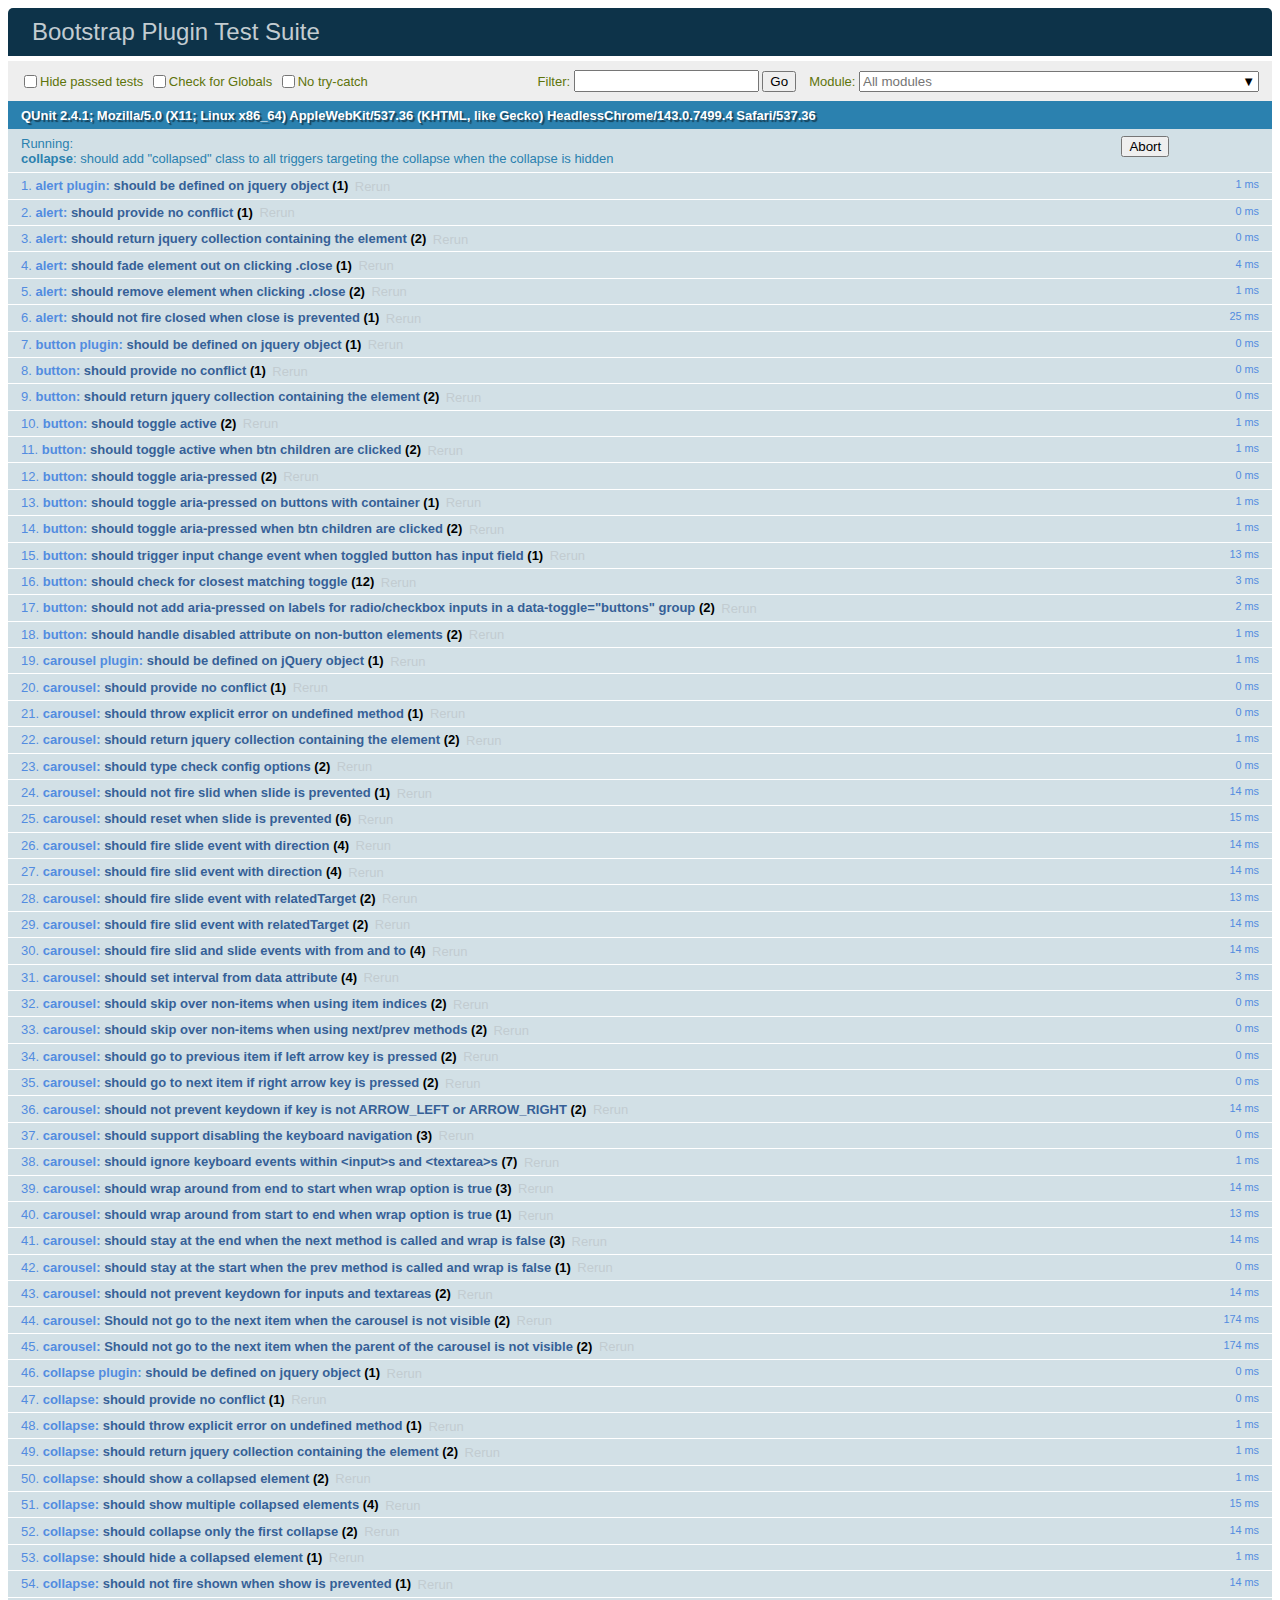
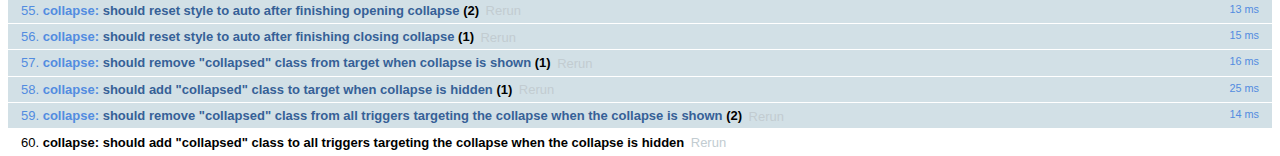
<file: bootstrap/js/tests/index.html>
<!doctype html>
<html lang="en">
  <head>
    <meta charset="utf-8">
    <meta name="viewport" content="width=device-width, initial-scale=1, shrink-to-fit=no">
    <title>Bootstrap Plugin Test Suite</title>

    <!-- jQuery -->
    <script>
      (function () {
        var path = '../../assets/js/vendor/jquery-slim.min.js'
        // get jquery param from the query string.
        var jQueryVersion = location.search.match(/[?&]jquery=(.*?)(?=&|$)/)

        // If a version was specified, use that version from our vendor folder
        if (jQueryVersion) {
          path = 'vendor/jquery-' + jQueryVersion[1] + '.min.js'
        }
        document.write('<script src="' + path + '"><\/script>')
      }())
    </script>
    <script src="../../assets/js/vendor/popper.min.js"></script>

    <!-- QUnit -->
    <link rel="stylesheet" href="vendor/qunit.css" media="screen">
    <script src="vendor/qunit.js"></script>

    <script>
      // Disable jQuery event aliases to ensure we don't accidentally use any of them
      [
        'blur',
        'focus',
        'focusin',
        'focusout',
        'resize',
        'scroll',
        'click',
        'dblclick',
        'mousedown',
        'mouseup',
        'mousemove',
        'mouseover',
        'mouseout',
        'mouseenter',
        'mouseleave',
        'change',
        'select',
        'submit',
        'keydown',
        'keypress',
        'keyup',
        'contextmenu'
      ].forEach(function(eventAlias) {
        $.fn[eventAlias] = function() {
          throw new Error('Using the ".' + eventAlias + '()" method is not allowed, so that Bootstrap can be compatible with custom jQuery builds which exclude the "event aliases" module that defines said method. See https://github.com/twbs/bootstrap/blob/master/CONTRIBUTING.md#js')
        }
      })

      // Require assert.expect in each test
      QUnit.config.requireExpects = true

      // See https://github.com/axemclion/grunt-saucelabs#test-result-details-with-qunit
      var log = []
      var testName

      QUnit.done(function(testResults) {
        var tests = []
        for (var i = 0; i < log.length; i++) {
          var details = log[i]
          tests.push({
            name: details.name,
            result: details.result,
            expected: details.expected,
            actual: details.actual,
            source: details.source
          })
        }
        testResults.tests = tests

        window.global_test_results = testResults
      })

      QUnit.testStart(function(testDetails) {
        QUnit.log(function(details) {
          if (!details.result) {
            details.name = testDetails.name
            log.push(details)
          }
        })
      })

      // Display fixture on-screen on iOS to avoid false positives
      // See https://github.com/twbs/bootstrap/pull/15955
      if (/iPhone|iPad|iPod/.test(navigator.userAgent)) {
        QUnit.begin(function() {
          $('#qunit-fixture').css({ top: 0, left: 0 })
        })

        QUnit.done(function() {
          $('#qunit-fixture').css({ top: '', left: '' })
        })
      }
    </script>

    <!-- Transpiled Plugins -->
    <script src="../dist/util.js"></script>
    <script src="../dist/alert.js"></script>
    <script src="../dist/button.js"></script>
    <script src="../dist/carousel.js"></script>
    <script src="../dist/collapse.js"></script>
    <script src="../dist/dropdown.js"></script>
    <script src="../dist/modal.js"></script>
    <script src="../dist/scrollspy.js"></script>
    <script src="../dist/tab.js"></script>
    <script src="../dist/tooltip.js"></script>
    <script src="../dist/popover.js"></script>

    <!-- Unit Tests -->
    <script src="unit/alert.js"></script>
    <script src="unit/button.js"></script>
    <script src="unit/carousel.js"></script>
    <script src="unit/collapse.js"></script>
    <script src="unit/dropdown.js"></script>
    <script src="unit/modal.js"></script>
    <script src="unit/scrollspy.js"></script>
    <script src="unit/tab.js"></script>
    <script src="unit/tooltip.js"></script>
    <script src="unit/popover.js"></script>
    <script src="unit/util.js"></script>
  </head>
  <body>
    <div id="qunit-container">
      <div id="qunit"></div>
      <div id="qunit-fixture"></div>
    </div>
  </body>
</html>
</file>
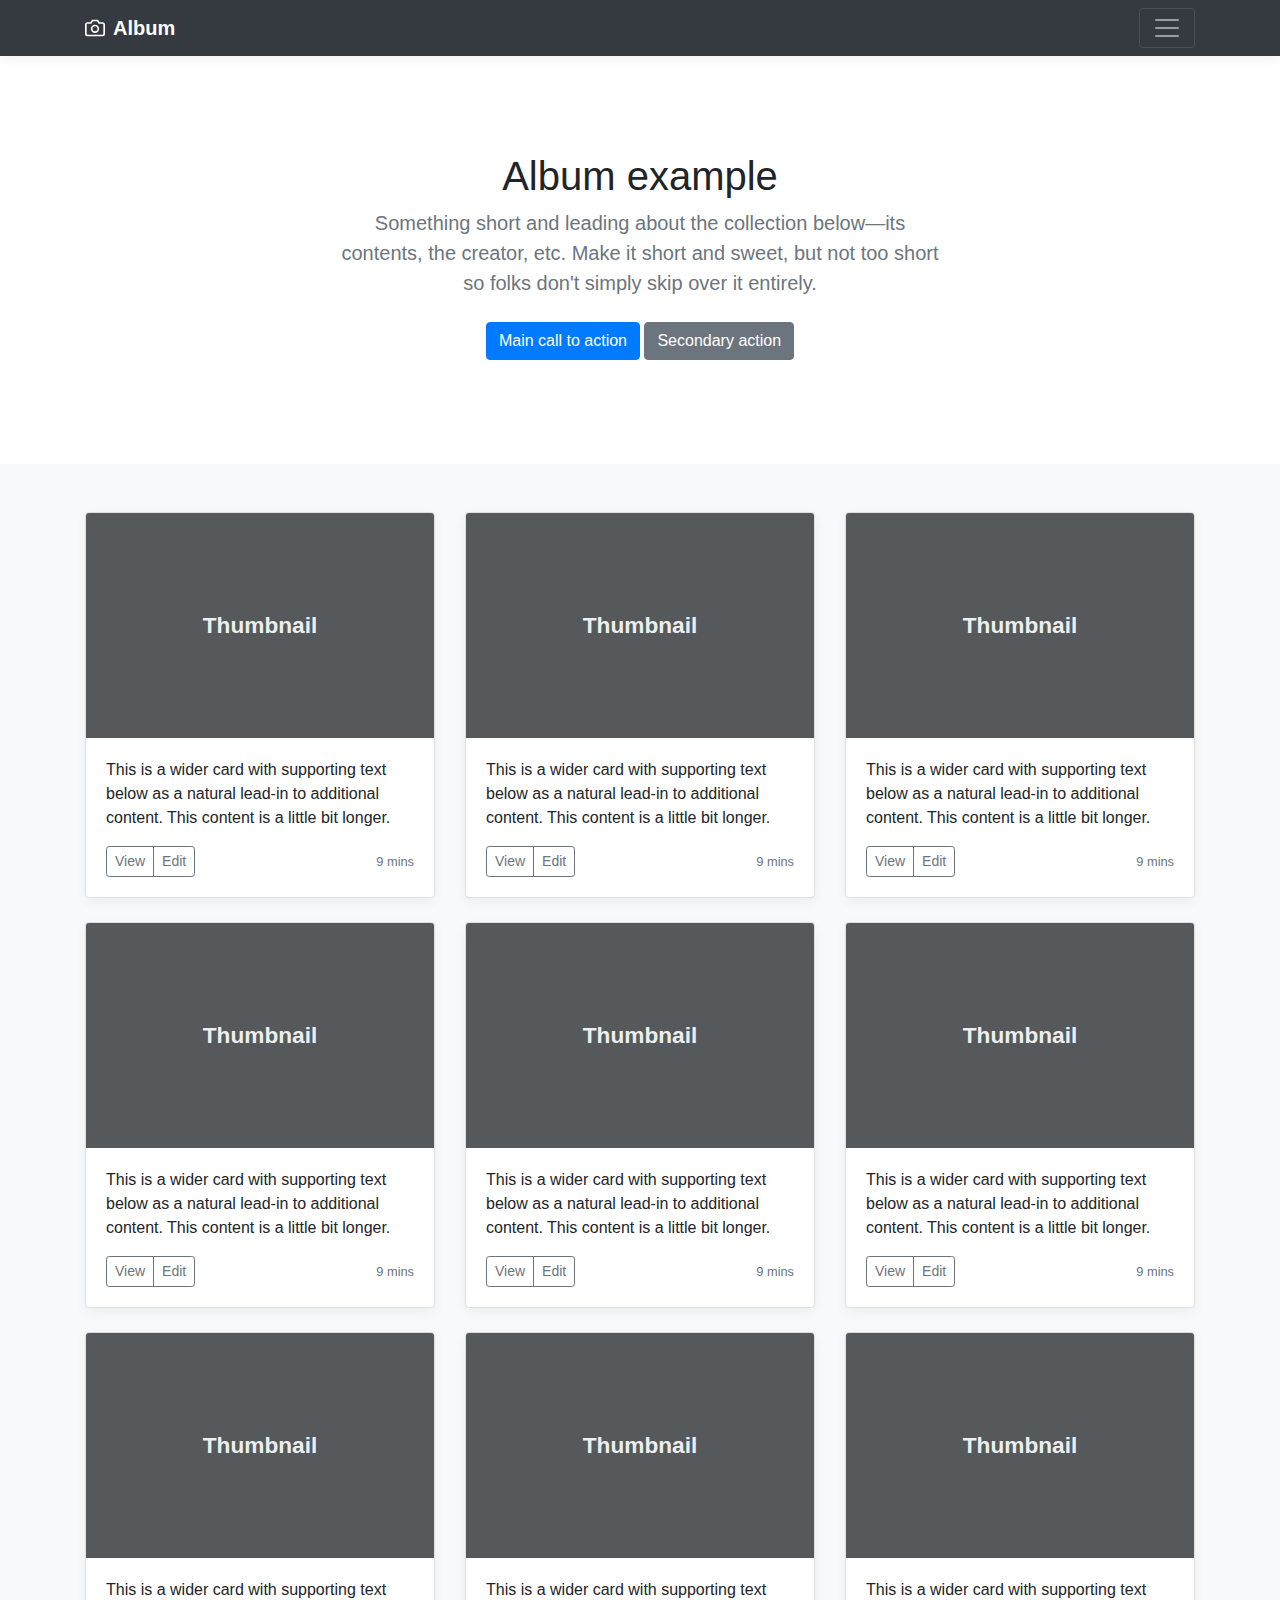
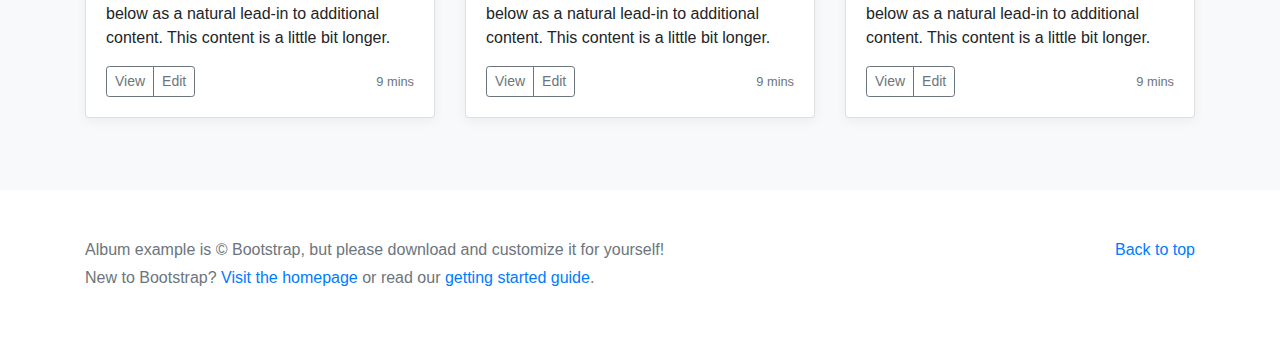
<file: bootstrap/docs/4.0/examples/album/index.html>
<!doctype html>
<html lang="en">
  <head>
    <meta charset="utf-8">
    <meta name="viewport" content="width=device-width, initial-scale=1, shrink-to-fit=no">
    <meta name="description" content="">
    <meta name="author" content="">
    <link rel="icon" href="../../../../favicon.ico">

    <title>Album example for Bootstrap</title>

    <!-- Bootstrap core CSS -->
    <link href="../../../../dist/css/bootstrap.min.css" rel="stylesheet">

    <!-- Custom styles for this template -->
    <link href="album.css" rel="stylesheet">
  </head>

  <body>

    <header>
      <div class="collapse bg-dark" id="navbarHeader">
        <div class="container">
          <div class="row">
            <div class="col-sm-8 col-md-7 py-4">
              <h4 class="text-white">About</h4>
              <p class="text-muted">Add some information about the album below, the author, or any other background context. Make it a few sentences long so folks can pick up some informative tidbits. Then, link them off to some social networking sites or contact information.</p>
            </div>
            <div class="col-sm-4 offset-md-1 py-4">
              <h4 class="text-white">Contact</h4>
              <ul class="list-unstyled">
                <li><a href="#" class="text-white">Follow on Twitter</a></li>
                <li><a href="#" class="text-white">Like on Facebook</a></li>
                <li><a href="#" class="text-white">Email me</a></li>
              </ul>
            </div>
          </div>
        </div>
      </div>
      <div class="navbar navbar-dark bg-dark box-shadow">
        <div class="container d-flex justify-content-between">
          <a href="#" class="navbar-brand d-flex align-items-center">
            <svg xmlns="http://www.w3.org/2000/svg" width="20" height="20" viewBox="0 0 24 24" fill="none" stroke="currentColor" stroke-width="2" stroke-linecap="round" stroke-linejoin="round" class="mr-2"><path d="M23 19a2 2 0 0 1-2 2H3a2 2 0 0 1-2-2V8a2 2 0 0 1 2-2h4l2-3h6l2 3h4a2 2 0 0 1 2 2z"></path><circle cx="12" cy="13" r="4"></circle></svg>
            <strong>Album</strong>
          </a>
          <button class="navbar-toggler" type="button" data-toggle="collapse" data-target="#navbarHeader" aria-controls="navbarHeader" aria-expanded="false" aria-label="Toggle navigation">
            <span class="navbar-toggler-icon"></span>
          </button>
        </div>
      </div>
    </header>

    <main role="main">

      <section class="jumbotron text-center">
        <div class="container">
          <h1 class="jumbotron-heading">Album example</h1>
          <p class="lead text-muted">Something short and leading about the collection below—its contents, the creator, etc. Make it short and sweet, but not too short so folks don't simply skip over it entirely.</p>
          <p>
            <a href="#" class="btn btn-primary my-2">Main call to action</a>
            <a href="#" class="btn btn-secondary my-2">Secondary action</a>
          </p>
        </div>
      </section>

      <div class="album py-5 bg-light">
        <div class="container">

          <div class="row">
            <div class="col-md-4">
              <div class="card mb-4 box-shadow">
                <img class="card-img-top" data-src="holder.js/100px225?theme=thumb&bg=55595c&fg=eceeef&text=Thumbnail" alt="Card image cap">
                <div class="card-body">
                  <p class="card-text">This is a wider card with supporting text below as a natural lead-in to additional content. This content is a little bit longer.</p>
                  <div class="d-flex justify-content-between align-items-center">
                    <div class="btn-group">
                      <button type="button" class="btn btn-sm btn-outline-secondary">View</button>
                      <button type="button" class="btn btn-sm btn-outline-secondary">Edit</button>
                    </div>
                    <small class="text-muted">9 mins</small>
                  </div>
                </div>
              </div>
            </div>
            <div class="col-md-4">
              <div class="card mb-4 box-shadow">
                <img class="card-img-top" data-src="holder.js/100px225?theme=thumb&bg=55595c&fg=eceeef&text=Thumbnail" alt="Card image cap">
                <div class="card-body">
                  <p class="card-text">This is a wider card with supporting text below as a natural lead-in to additional content. This content is a little bit longer.</p>
                  <div class="d-flex justify-content-between align-items-center">
                    <div class="btn-group">
                      <button type="button" class="btn btn-sm btn-outline-secondary">View</button>
                      <button type="button" class="btn btn-sm btn-outline-secondary">Edit</button>
                    </div>
                    <small class="text-muted">9 mins</small>
                  </div>
                </div>
              </div>
            </div>
            <div class="col-md-4">
              <div class="card mb-4 box-shadow">
                <img class="card-img-top" data-src="holder.js/100px225?theme=thumb&bg=55595c&fg=eceeef&text=Thumbnail" alt="Card image cap">
                <div class="card-body">
                  <p class="card-text">This is a wider card with supporting text below as a natural lead-in to additional content. This content is a little bit longer.</p>
                  <div class="d-flex justify-content-between align-items-center">
                    <div class="btn-group">
                      <button type="button" class="btn btn-sm btn-outline-secondary">View</button>
                      <button type="button" class="btn btn-sm btn-outline-secondary">Edit</button>
                    </div>
                    <small class="text-muted">9 mins</small>
                  </div>
                </div>
              </div>
            </div>

            <div class="col-md-4">
              <div class="card mb-4 box-shadow">
                <img class="card-img-top" data-src="holder.js/100px225?theme=thumb&bg=55595c&fg=eceeef&text=Thumbnail" alt="Card image cap">
                <div class="card-body">
                  <p class="card-text">This is a wider card with supporting text below as a natural lead-in to additional content. This content is a little bit longer.</p>
                  <div class="d-flex justify-content-between align-items-center">
                    <div class="btn-group">
                      <button type="button" class="btn btn-sm btn-outline-secondary">View</button>
                      <button type="button" class="btn btn-sm btn-outline-secondary">Edit</button>
                    </div>
                    <small class="text-muted">9 mins</small>
                  </div>
                </div>
              </div>
            </div>
            <div class="col-md-4">
              <div class="card mb-4 box-shadow">
                <img class="card-img-top" data-src="holder.js/100px225?theme=thumb&bg=55595c&fg=eceeef&text=Thumbnail" alt="Card image cap">
                <div class="card-body">
                  <p class="card-text">This is a wider card with supporting text below as a natural lead-in to additional content. This content is a little bit longer.</p>
                  <div class="d-flex justify-content-between align-items-center">
                    <div class="btn-group">
                      <button type="button" class="btn btn-sm btn-outline-secondary">View</button>
                      <button type="button" class="btn btn-sm btn-outline-secondary">Edit</button>
                    </div>
                    <small class="text-muted">9 mins</small>
                  </div>
                </div>
              </div>
            </div>
            <div class="col-md-4">
              <div class="card mb-4 box-shadow">
                <img class="card-img-top" data-src="holder.js/100px225?theme=thumb&bg=55595c&fg=eceeef&text=Thumbnail" alt="Card image cap">
                <div class="card-body">
                  <p class="card-text">This is a wider card with supporting text below as a natural lead-in to additional content. This content is a little bit longer.</p>
                  <div class="d-flex justify-content-between align-items-center">
                    <div class="btn-group">
                      <button type="button" class="btn btn-sm btn-outline-secondary">View</button>
                      <button type="button" class="btn btn-sm btn-outline-secondary">Edit</button>
                    </div>
                    <small class="text-muted">9 mins</small>
                  </div>
                </div>
              </div>
            </div>

            <div class="col-md-4">
              <div class="card mb-4 box-shadow">
                <img class="card-img-top" data-src="holder.js/100px225?theme=thumb&bg=55595c&fg=eceeef&text=Thumbnail" alt="Card image cap">
                <div class="card-body">
                  <p class="card-text">This is a wider card with supporting text below as a natural lead-in to additional content. This content is a little bit longer.</p>
                  <div class="d-flex justify-content-between align-items-center">
                    <div class="btn-group">
                      <button type="button" class="btn btn-sm btn-outline-secondary">View</button>
                      <button type="button" class="btn btn-sm btn-outline-secondary">Edit</button>
                    </div>
                    <small class="text-muted">9 mins</small>
                  </div>
                </div>
              </div>
            </div>
            <div class="col-md-4">
              <div class="card mb-4 box-shadow">
                <img class="card-img-top" data-src="holder.js/100px225?theme=thumb&bg=55595c&fg=eceeef&text=Thumbnail" alt="Card image cap">
                <div class="card-body">
                  <p class="card-text">This is a wider card with supporting text below as a natural lead-in to additional content. This content is a little bit longer.</p>
                  <div class="d-flex justify-content-between align-items-center">
                    <div class="btn-group">
                      <button type="button" class="btn btn-sm btn-outline-secondary">View</button>
                      <button type="button" class="btn btn-sm btn-outline-secondary">Edit</button>
                    </div>
                    <small class="text-muted">9 mins</small>
                  </div>
                </div>
              </div>
            </div>
            <div class="col-md-4">
              <div class="card mb-4 box-shadow">
                <img class="card-img-top" data-src="holder.js/100px225?theme=thumb&bg=55595c&fg=eceeef&text=Thumbnail" alt="Card image cap">
                <div class="card-body">
                  <p class="card-text">This is a wider card with supporting text below as a natural lead-in to additional content. This content is a little bit longer.</p>
                  <div class="d-flex justify-content-between align-items-center">
                    <div class="btn-group">
                      <button type="button" class="btn btn-sm btn-outline-secondary">View</button>
                      <button type="button" class="btn btn-sm btn-outline-secondary">Edit</button>
                    </div>
                    <small class="text-muted">9 mins</small>
                  </div>
                </div>
              </div>
            </div>
          </div>
        </div>
      </div>

    </main>

    <footer class="text-muted">
      <div class="container">
        <p class="float-right">
          <a href="#">Back to top</a>
        </p>
        <p>Album example is &copy; Bootstrap, but please download and customize it for yourself!</p>
        <p>New to Bootstrap? <a href="../../">Visit the homepage</a> or read our <a href="../../getting-started/">getting started guide</a>.</p>
      </div>
    </footer>

    <!-- Bootstrap core JavaScript
    ================================================== -->
    <!-- Placed at the end of the document so the pages load faster -->
    <script src="https://code.jquery.com/jquery-3.2.1.slim.min.js" integrity="sha384-KJ3o2DKtIkvYIK3UENzmM7KCkRr/rE9/Qpg6aAZGJwFDMVNA/GpGFF93hXpG5KkN" crossorigin="anonymous"></script>
    <script>window.jQuery || document.write('<script src="../../../../assets/js/vendor/jquery-slim.min.js"><\/script>')</script>
    <script src="../../../../assets/js/vendor/popper.min.js"></script>
    <script src="../../../../dist/js/bootstrap.min.js"></script>
    <script src="../../../../assets/js/vendor/holder.min.js"></script>
  </body>
</html>
</file>
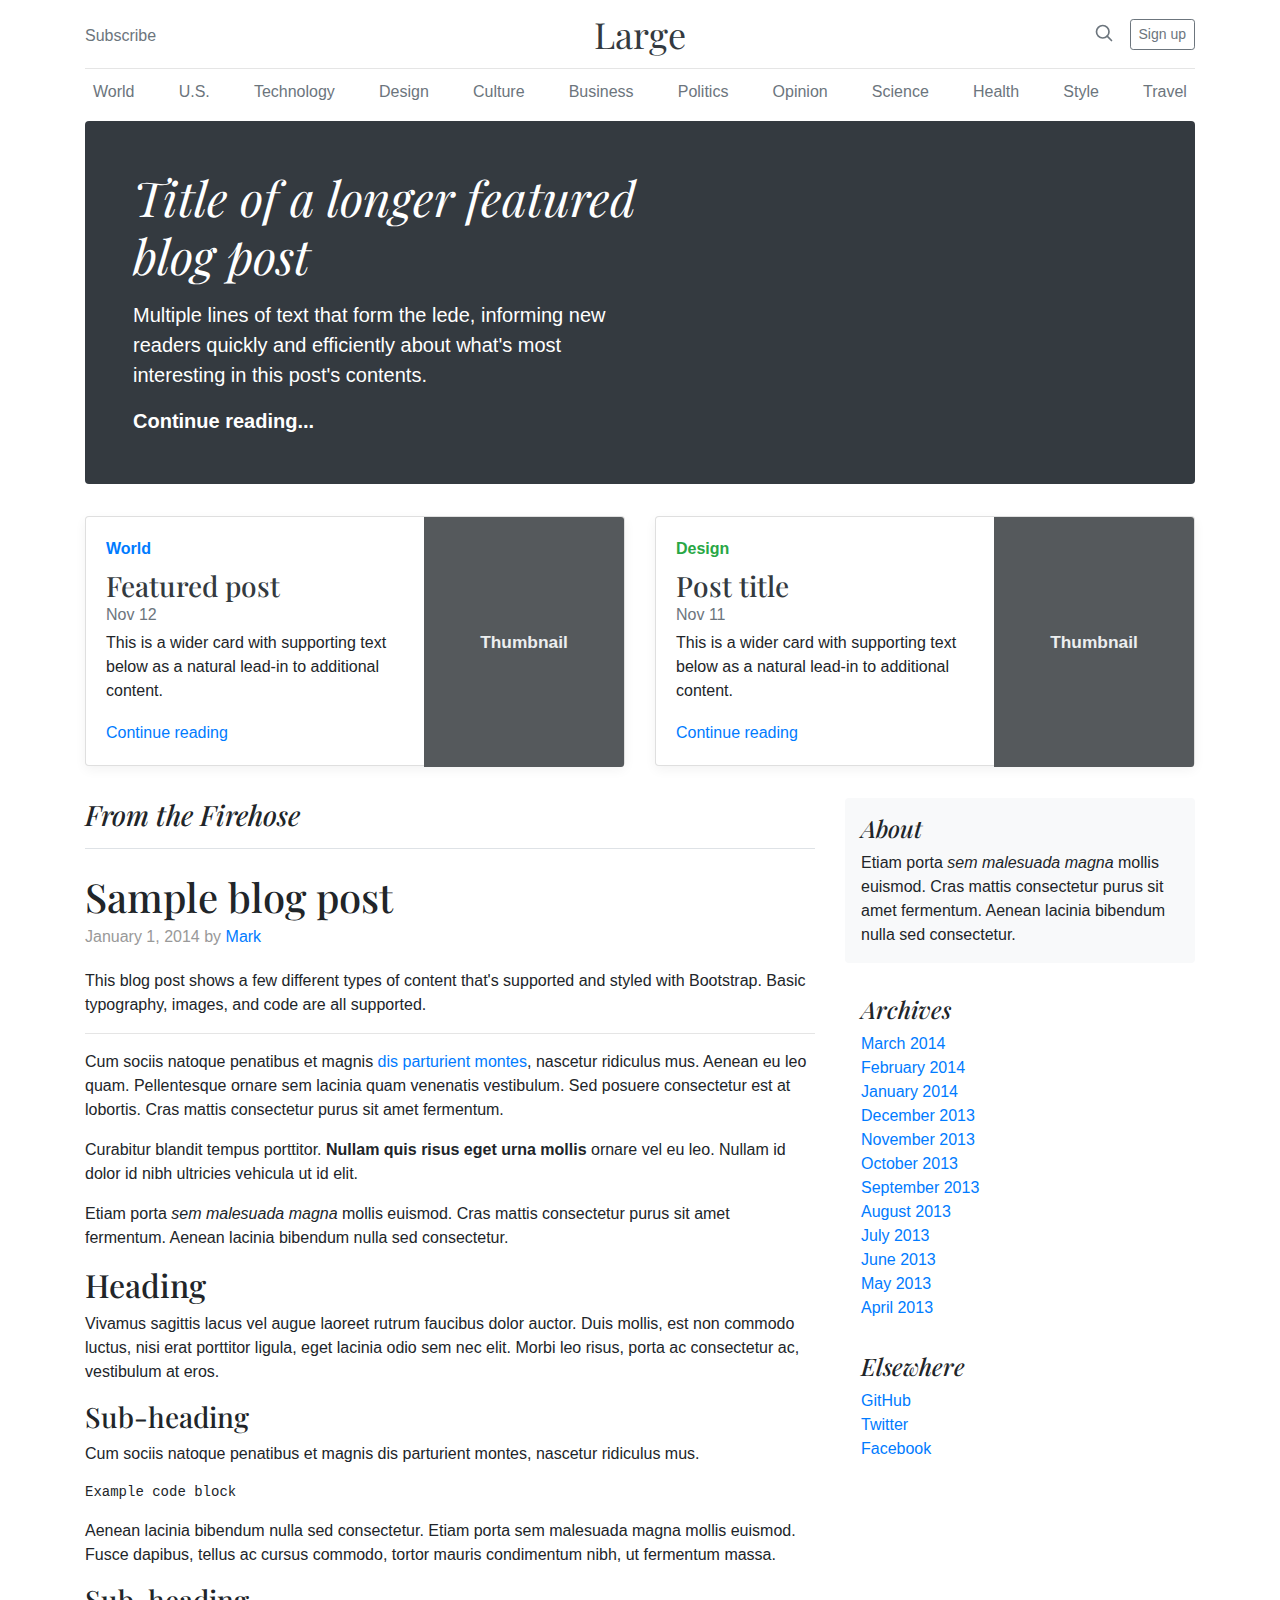
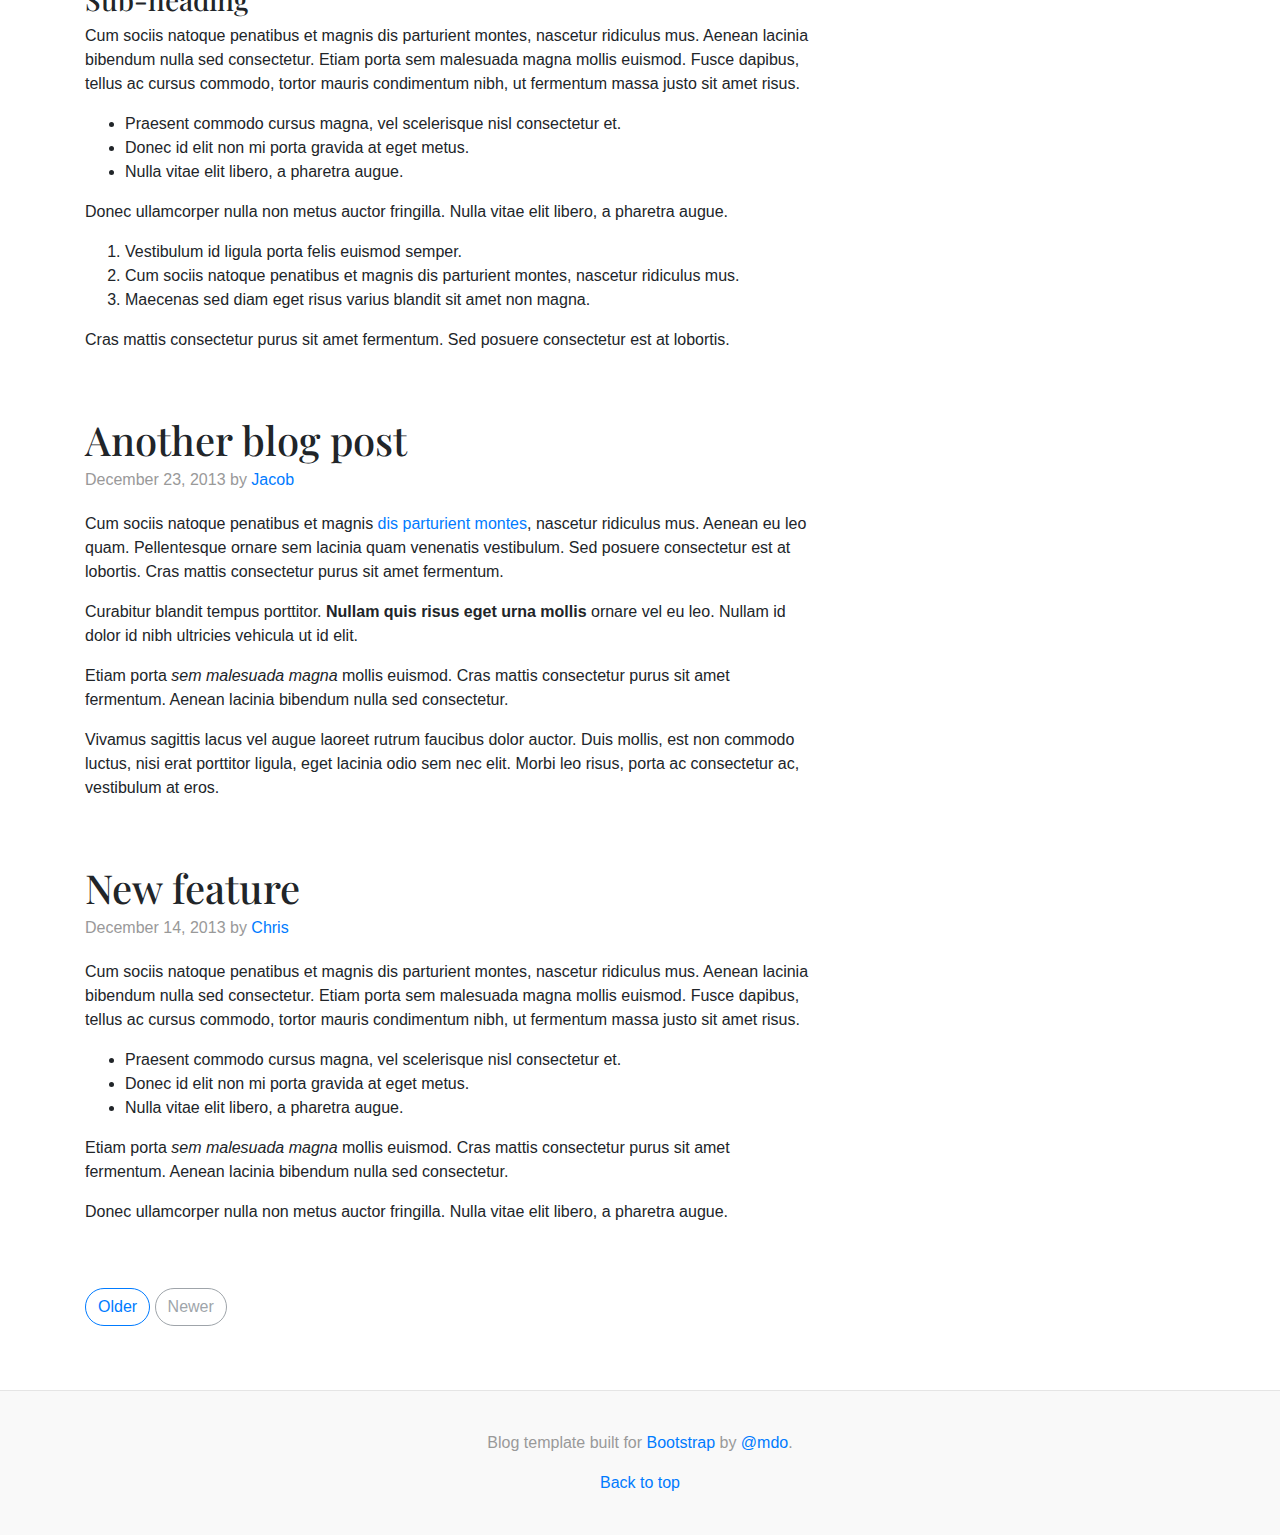
<file: bootstrap/docs/4.0/examples/blog/index.html>
<!doctype html>
<html lang="en">
  <head>
    <meta charset="utf-8">
    <meta name="viewport" content="width=device-width, initial-scale=1, shrink-to-fit=no">
    <meta name="description" content="">
    <meta name="author" content="">
    <link rel="icon" href="../../../../favicon.ico">

    <title>Blog Template for Bootstrap</title>

    <!-- Bootstrap core CSS -->
    <link href="../../../../dist/css/bootstrap.min.css" rel="stylesheet">

    <!-- Custom styles for this template -->
    <link href="https://fonts.googleapis.com/css?family=Playfair+Display:700,900" rel="stylesheet">
    <link href="blog.css" rel="stylesheet">
  </head>

  <body>

    <div class="container">
      <header class="blog-header py-3">
        <div class="row flex-nowrap justify-content-between align-items-center">
          <div class="col-4 pt-1">
            <a class="text-muted" href="#">Subscribe</a>
          </div>
          <div class="col-4 text-center">
            <a class="blog-header-logo text-dark" href="#">Large</a>
          </div>
          <div class="col-4 d-flex justify-content-end align-items-center">
            <a class="text-muted" href="#">
              <svg xmlns="http://www.w3.org/2000/svg" width="20" height="20" viewBox="0 0 24 24" fill="none" stroke="currentColor" stroke-width="2" stroke-linecap="round" stroke-linejoin="round" class="mx-3"><circle cx="10.5" cy="10.5" r="7.5"></circle><line x1="21" y1="21" x2="15.8" y2="15.8"></line></svg>
            </a>
            <a class="btn btn-sm btn-outline-secondary" href="#">Sign up</a>
          </div>
        </div>
      </header>

      <div class="nav-scroller py-1 mb-2">
        <nav class="nav d-flex justify-content-between">
          <a class="p-2 text-muted" href="#">World</a>
          <a class="p-2 text-muted" href="#">U.S.</a>
          <a class="p-2 text-muted" href="#">Technology</a>
          <a class="p-2 text-muted" href="#">Design</a>
          <a class="p-2 text-muted" href="#">Culture</a>
          <a class="p-2 text-muted" href="#">Business</a>
          <a class="p-2 text-muted" href="#">Politics</a>
          <a class="p-2 text-muted" href="#">Opinion</a>
          <a class="p-2 text-muted" href="#">Science</a>
          <a class="p-2 text-muted" href="#">Health</a>
          <a class="p-2 text-muted" href="#">Style</a>
          <a class="p-2 text-muted" href="#">Travel</a>
        </nav>
      </div>

      <div class="jumbotron p-3 p-md-5 text-white rounded bg-dark">
        <div class="col-md-6 px-0">
          <h1 class="display-4 font-italic">Title of a longer featured blog post</h1>
          <p class="lead my-3">Multiple lines of text that form the lede, informing new readers quickly and efficiently about what's most interesting in this post's contents.</p>
          <p class="lead mb-0"><a href="#" class="text-white font-weight-bold">Continue reading...</a></p>
        </div>
      </div>

      <div class="row mb-2">
        <div class="col-md-6">
          <div class="card flex-md-row mb-4 box-shadow h-md-250">
            <div class="card-body d-flex flex-column align-items-start">
              <strong class="d-inline-block mb-2 text-primary">World</strong>
              <h3 class="mb-0">
                <a class="text-dark" href="#">Featured post</a>
              </h3>
              <div class="mb-1 text-muted">Nov 12</div>
              <p class="card-text mb-auto">This is a wider card with supporting text below as a natural lead-in to additional content.</p>
              <a href="#">Continue reading</a>
            </div>
            <img class="card-img-right flex-auto d-none d-md-block" data-src="holder.js/200x250?theme=thumb" alt="Card image cap">
          </div>
        </div>
        <div class="col-md-6">
          <div class="card flex-md-row mb-4 box-shadow h-md-250">
            <div class="card-body d-flex flex-column align-items-start">
              <strong class="d-inline-block mb-2 text-success">Design</strong>
              <h3 class="mb-0">
                <a class="text-dark" href="#">Post title</a>
              </h3>
              <div class="mb-1 text-muted">Nov 11</div>
              <p class="card-text mb-auto">This is a wider card with supporting text below as a natural lead-in to additional content.</p>
              <a href="#">Continue reading</a>
            </div>
            <img class="card-img-right flex-auto d-none d-md-block" data-src="holder.js/200x250?theme=thumb" alt="Card image cap">
          </div>
        </div>
      </div>
    </div>

    <main role="main" class="container">
      <div class="row">
        <div class="col-md-8 blog-main">
          <h3 class="pb-3 mb-4 font-italic border-bottom">
            From the Firehose
          </h3>

          <div class="blog-post">
            <h2 class="blog-post-title">Sample blog post</h2>
            <p class="blog-post-meta">January 1, 2014 by <a href="#">Mark</a></p>

            <p>This blog post shows a few different types of content that's supported and styled with Bootstrap. Basic typography, images, and code are all supported.</p>
            <hr>
            <p>Cum sociis natoque penatibus et magnis <a href="#">dis parturient montes</a>, nascetur ridiculus mus. Aenean eu leo quam. Pellentesque ornare sem lacinia quam venenatis vestibulum. Sed posuere consectetur est at lobortis. Cras mattis consectetur purus sit amet fermentum.</p>
            <blockquote>
              <p>Curabitur blandit tempus porttitor. <strong>Nullam quis risus eget urna mollis</strong> ornare vel eu leo. Nullam id dolor id nibh ultricies vehicula ut id elit.</p>
            </blockquote>
            <p>Etiam porta <em>sem malesuada magna</em> mollis euismod. Cras mattis consectetur purus sit amet fermentum. Aenean lacinia bibendum nulla sed consectetur.</p>
            <h2>Heading</h2>
            <p>Vivamus sagittis lacus vel augue laoreet rutrum faucibus dolor auctor. Duis mollis, est non commodo luctus, nisi erat porttitor ligula, eget lacinia odio sem nec elit. Morbi leo risus, porta ac consectetur ac, vestibulum at eros.</p>
            <h3>Sub-heading</h3>
            <p>Cum sociis natoque penatibus et magnis dis parturient montes, nascetur ridiculus mus.</p>
            <pre><code>Example code block</code></pre>
            <p>Aenean lacinia bibendum nulla sed consectetur. Etiam porta sem malesuada magna mollis euismod. Fusce dapibus, tellus ac cursus commodo, tortor mauris condimentum nibh, ut fermentum massa.</p>
            <h3>Sub-heading</h3>
            <p>Cum sociis natoque penatibus et magnis dis parturient montes, nascetur ridiculus mus. Aenean lacinia bibendum nulla sed consectetur. Etiam porta sem malesuada magna mollis euismod. Fusce dapibus, tellus ac cursus commodo, tortor mauris condimentum nibh, ut fermentum massa justo sit amet risus.</p>
            <ul>
              <li>Praesent commodo cursus magna, vel scelerisque nisl consectetur et.</li>
              <li>Donec id elit non mi porta gravida at eget metus.</li>
              <li>Nulla vitae elit libero, a pharetra augue.</li>
            </ul>
            <p>Donec ullamcorper nulla non metus auctor fringilla. Nulla vitae elit libero, a pharetra augue.</p>
            <ol>
              <li>Vestibulum id ligula porta felis euismod semper.</li>
              <li>Cum sociis natoque penatibus et magnis dis parturient montes, nascetur ridiculus mus.</li>
              <li>Maecenas sed diam eget risus varius blandit sit amet non magna.</li>
            </ol>
            <p>Cras mattis consectetur purus sit amet fermentum. Sed posuere consectetur est at lobortis.</p>
          </div><!-- /.blog-post -->

          <div class="blog-post">
            <h2 class="blog-post-title">Another blog post</h2>
            <p class="blog-post-meta">December 23, 2013 by <a href="#">Jacob</a></p>

            <p>Cum sociis natoque penatibus et magnis <a href="#">dis parturient montes</a>, nascetur ridiculus mus. Aenean eu leo quam. Pellentesque ornare sem lacinia quam venenatis vestibulum. Sed posuere consectetur est at lobortis. Cras mattis consectetur purus sit amet fermentum.</p>
            <blockquote>
              <p>Curabitur blandit tempus porttitor. <strong>Nullam quis risus eget urna mollis</strong> ornare vel eu leo. Nullam id dolor id nibh ultricies vehicula ut id elit.</p>
            </blockquote>
            <p>Etiam porta <em>sem malesuada magna</em> mollis euismod. Cras mattis consectetur purus sit amet fermentum. Aenean lacinia bibendum nulla sed consectetur.</p>
            <p>Vivamus sagittis lacus vel augue laoreet rutrum faucibus dolor auctor. Duis mollis, est non commodo luctus, nisi erat porttitor ligula, eget lacinia odio sem nec elit. Morbi leo risus, porta ac consectetur ac, vestibulum at eros.</p>
          </div><!-- /.blog-post -->

          <div class="blog-post">
            <h2 class="blog-post-title">New feature</h2>
            <p class="blog-post-meta">December 14, 2013 by <a href="#">Chris</a></p>

            <p>Cum sociis natoque penatibus et magnis dis parturient montes, nascetur ridiculus mus. Aenean lacinia bibendum nulla sed consectetur. Etiam porta sem malesuada magna mollis euismod. Fusce dapibus, tellus ac cursus commodo, tortor mauris condimentum nibh, ut fermentum massa justo sit amet risus.</p>
            <ul>
              <li>Praesent commodo cursus magna, vel scelerisque nisl consectetur et.</li>
              <li>Donec id elit non mi porta gravida at eget metus.</li>
              <li>Nulla vitae elit libero, a pharetra augue.</li>
            </ul>
            <p>Etiam porta <em>sem malesuada magna</em> mollis euismod. Cras mattis consectetur purus sit amet fermentum. Aenean lacinia bibendum nulla sed consectetur.</p>
            <p>Donec ullamcorper nulla non metus auctor fringilla. Nulla vitae elit libero, a pharetra augue.</p>
          </div><!-- /.blog-post -->

          <nav class="blog-pagination">
            <a class="btn btn-outline-primary" href="#">Older</a>
            <a class="btn btn-outline-secondary disabled" href="#">Newer</a>
          </nav>

        </div><!-- /.blog-main -->

        <aside class="col-md-4 blog-sidebar">
          <div class="p-3 mb-3 bg-light rounded">
            <h4 class="font-italic">About</h4>
            <p class="mb-0">Etiam porta <em>sem malesuada magna</em> mollis euismod. Cras mattis consectetur purus sit amet fermentum. Aenean lacinia bibendum nulla sed consectetur.</p>
          </div>

          <div class="p-3">
            <h4 class="font-italic">Archives</h4>
            <ol class="list-unstyled mb-0">
              <li><a href="#">March 2014</a></li>
              <li><a href="#">February 2014</a></li>
              <li><a href="#">January 2014</a></li>
              <li><a href="#">December 2013</a></li>
              <li><a href="#">November 2013</a></li>
              <li><a href="#">October 2013</a></li>
              <li><a href="#">September 2013</a></li>
              <li><a href="#">August 2013</a></li>
              <li><a href="#">July 2013</a></li>
              <li><a href="#">June 2013</a></li>
              <li><a href="#">May 2013</a></li>
              <li><a href="#">April 2013</a></li>
            </ol>
          </div>

          <div class="p-3">
            <h4 class="font-italic">Elsewhere</h4>
            <ol class="list-unstyled">
              <li><a href="#">GitHub</a></li>
              <li><a href="#">Twitter</a></li>
              <li><a href="#">Facebook</a></li>
            </ol>
          </div>
        </aside><!-- /.blog-sidebar -->

      </div><!-- /.row -->

    </main><!-- /.container -->

    <footer class="blog-footer">
      <p>Blog template built for <a href="https://getbootstrap.com/">Bootstrap</a> by <a href="https://twitter.com/mdo">@mdo</a>.</p>
      <p>
        <a href="#">Back to top</a>
      </p>
    </footer>

    <!-- Bootstrap core JavaScript
    ================================================== -->
    <!-- Placed at the end of the document so the pages load faster -->
    <script src="https://code.jquery.com/jquery-3.2.1.slim.min.js" integrity="sha384-KJ3o2DKtIkvYIK3UENzmM7KCkRr/rE9/Qpg6aAZGJwFDMVNA/GpGFF93hXpG5KkN" crossorigin="anonymous"></script>
    <script>window.jQuery || document.write('<script src="../../../../assets/js/vendor/jquery-slim.min.js"><\/script>')</script>
    <script src="../../../../assets/js/vendor/popper.min.js"></script>
    <script src="../../../../dist/js/bootstrap.min.js"></script>
    <script src="../../../../assets/js/vendor/holder.min.js"></script>
    <script>
      Holder.addTheme('thumb', {
        bg: '#55595c',
        fg: '#eceeef',
        text: 'Thumbnail'
      });
    </script>
  </body>
</html>
</file>
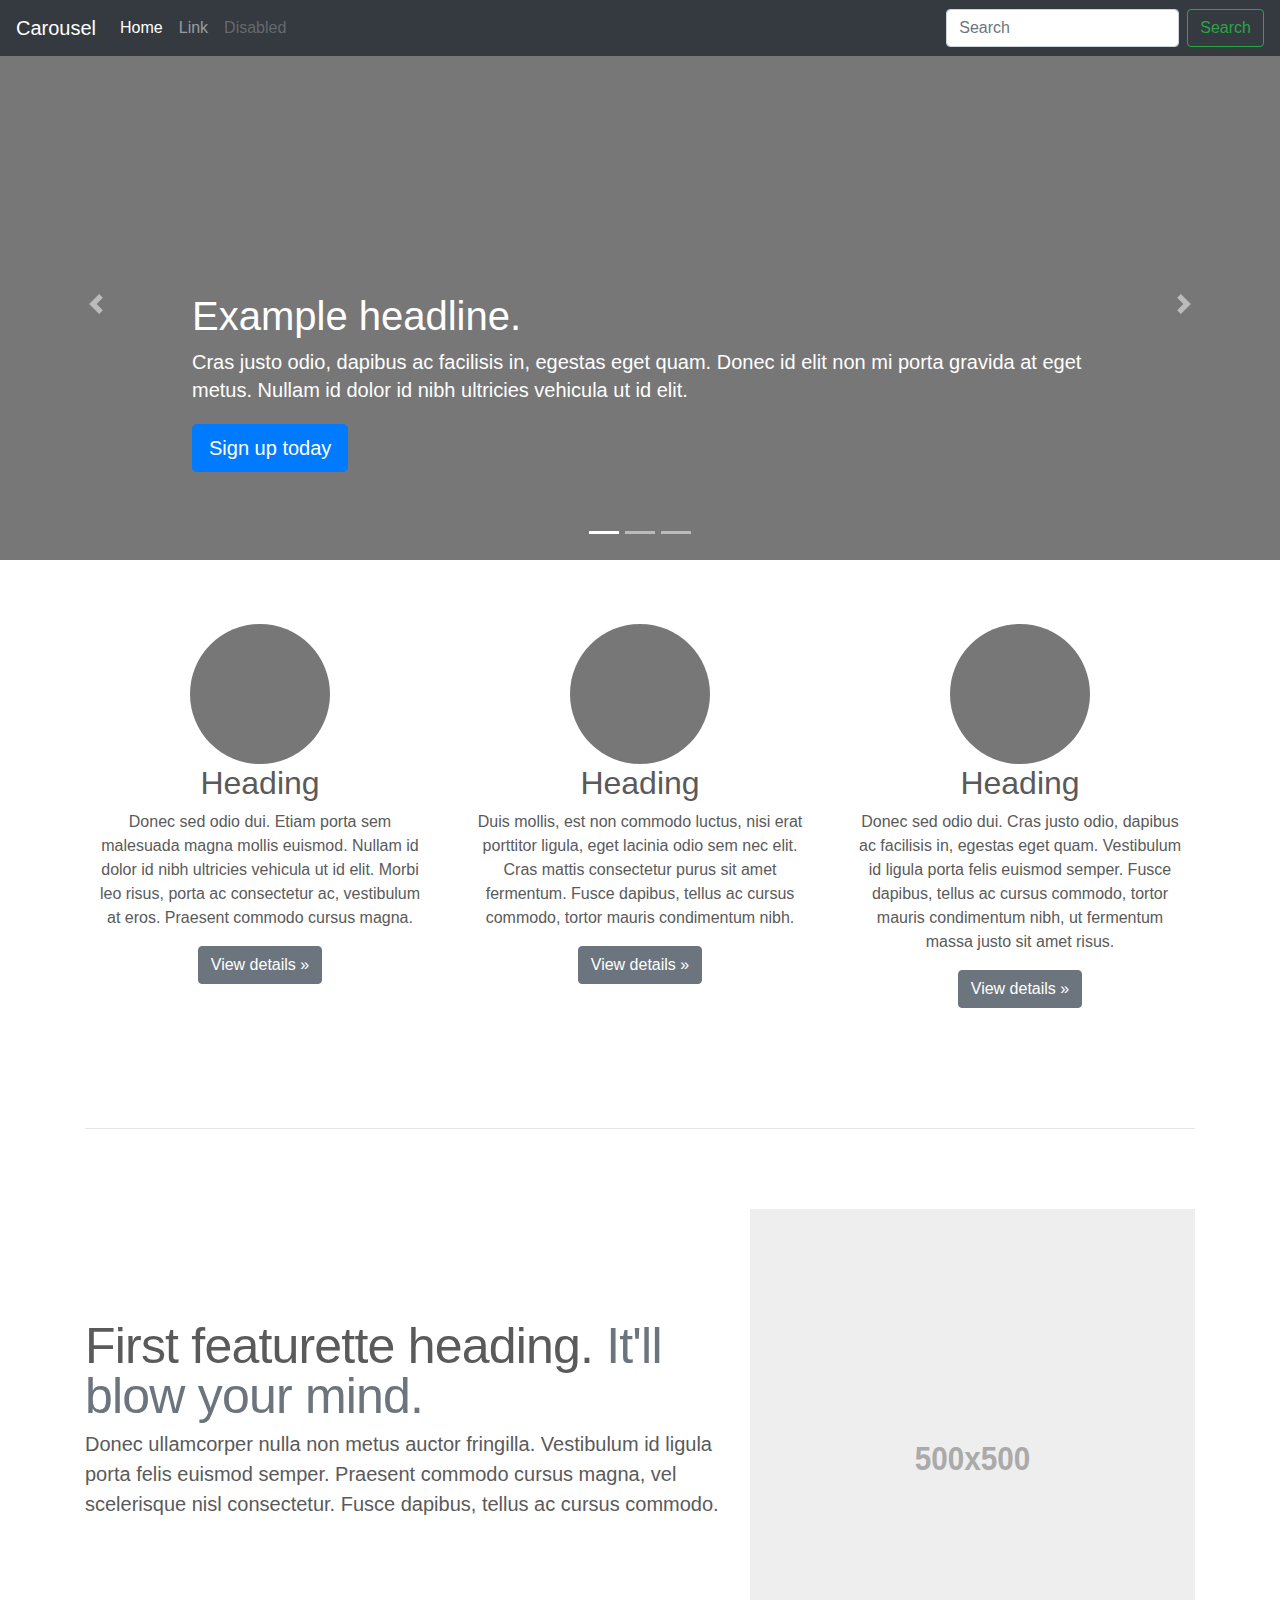
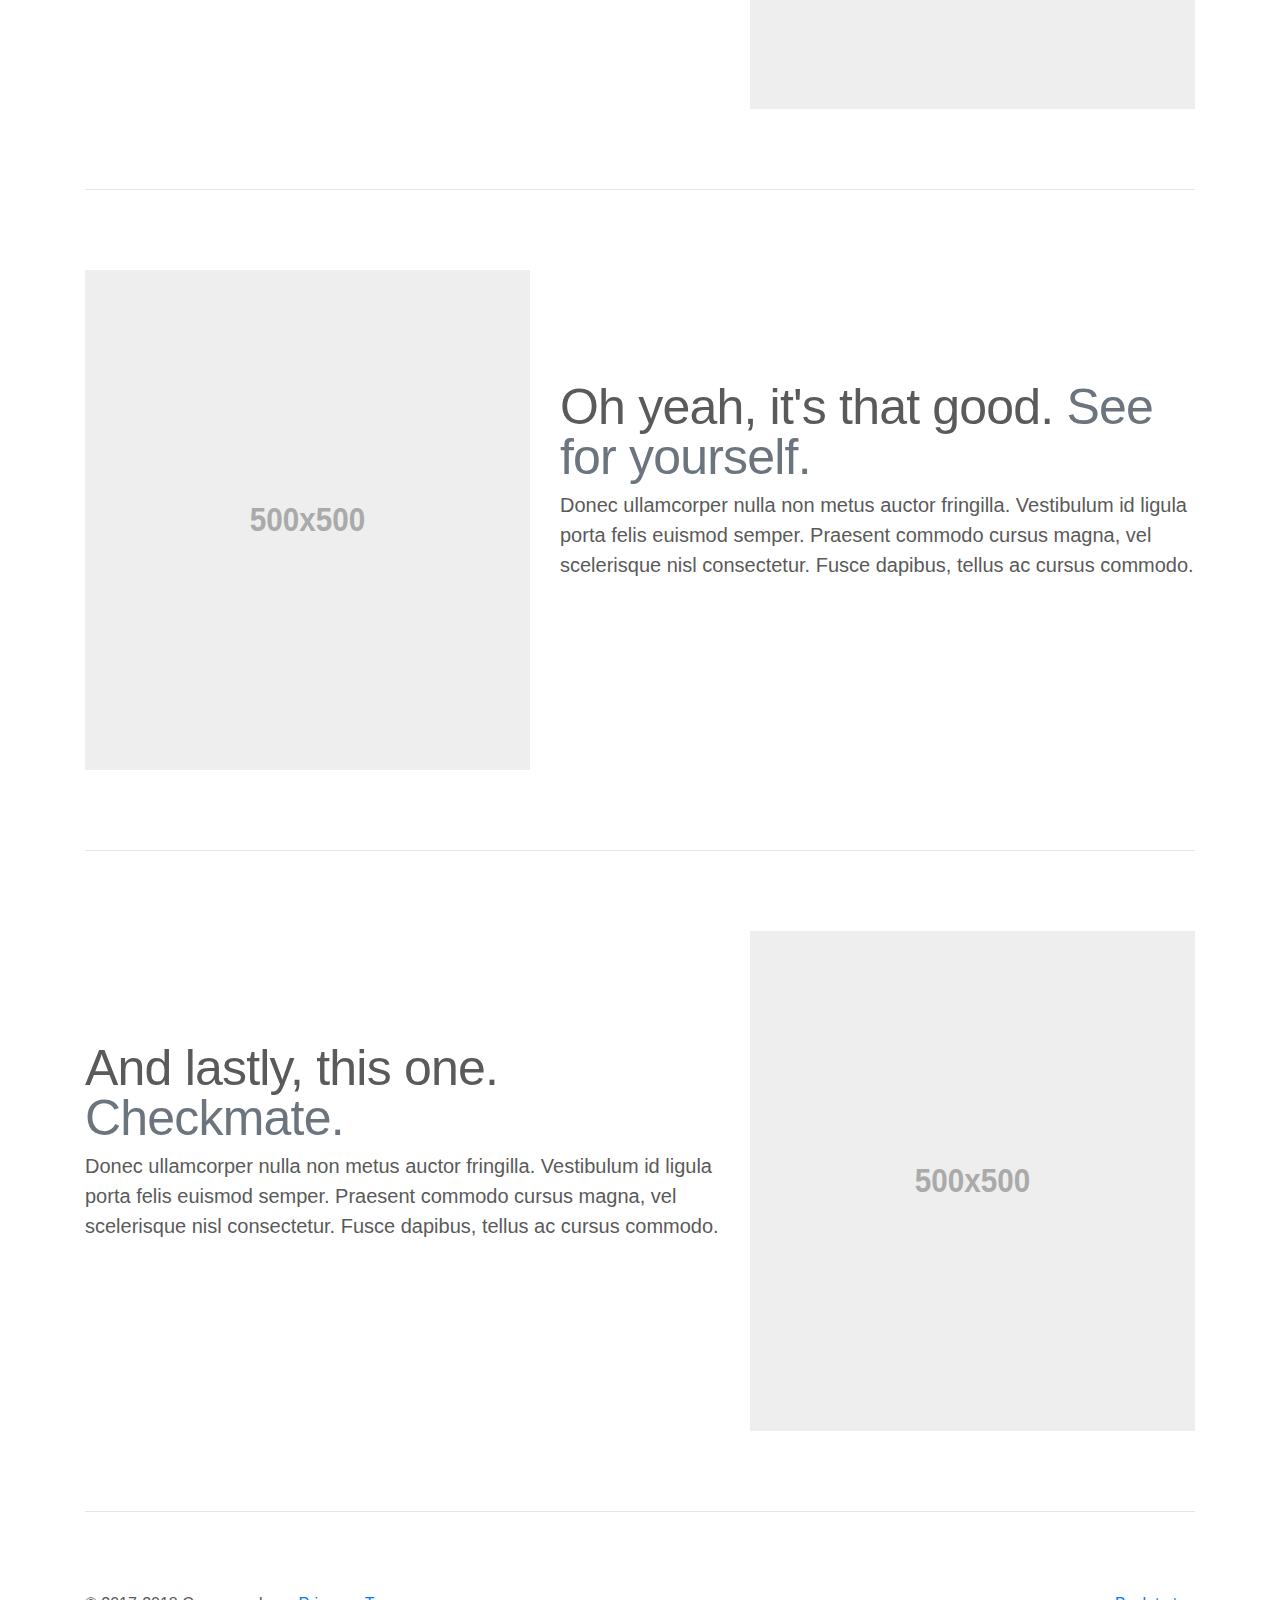
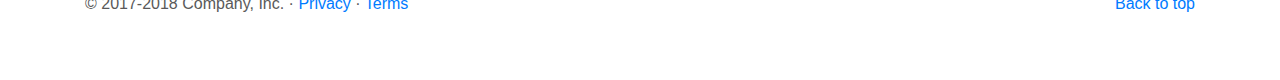
<file: bootstrap/docs/4.0/examples/carousel/index.html>
<!doctype html>
<html lang="en">
  <head>
    <meta charset="utf-8">
    <meta name="viewport" content="width=device-width, initial-scale=1, shrink-to-fit=no">
    <meta name="description" content="">
    <meta name="author" content="">
    <link rel="icon" href="../../../../favicon.ico">

    <title>Carousel Template for Bootstrap</title>

    <!-- Bootstrap core CSS -->
    <link href="../../../../dist/css/bootstrap.min.css" rel="stylesheet">

    <!-- Custom styles for this template -->
    <link href="carousel.css" rel="stylesheet">
  </head>
  <body>

    <header>
      <nav class="navbar navbar-expand-md navbar-dark fixed-top bg-dark">
        <a class="navbar-brand" href="#">Carousel</a>
        <button class="navbar-toggler" type="button" data-toggle="collapse" data-target="#navbarCollapse" aria-controls="navbarCollapse" aria-expanded="false" aria-label="Toggle navigation">
          <span class="navbar-toggler-icon"></span>
        </button>
        <div class="collapse navbar-collapse" id="navbarCollapse">
          <ul class="navbar-nav mr-auto">
            <li class="nav-item active">
              <a class="nav-link" href="#">Home <span class="sr-only">(current)</span></a>
            </li>
            <li class="nav-item">
              <a class="nav-link" href="#">Link</a>
            </li>
            <li class="nav-item">
              <a class="nav-link disabled" href="#">Disabled</a>
            </li>
          </ul>
          <form class="form-inline mt-2 mt-md-0">
            <input class="form-control mr-sm-2" type="text" placeholder="Search" aria-label="Search">
            <button class="btn btn-outline-success my-2 my-sm-0" type="submit">Search</button>
          </form>
        </div>
      </nav>
    </header>

    <main role="main">

      <div id="myCarousel" class="carousel slide" data-ride="carousel">
        <ol class="carousel-indicators">
          <li data-target="#myCarousel" data-slide-to="0" class="active"></li>
          <li data-target="#myCarousel" data-slide-to="1"></li>
          <li data-target="#myCarousel" data-slide-to="2"></li>
        </ol>
        <div class="carousel-inner">
          <div class="carousel-item active">
            <img class="first-slide" src="[data-uri]" alt="First slide">
            <div class="container">
              <div class="carousel-caption text-left">
                <h1>Example headline.</h1>
                <p>Cras justo odio, dapibus ac facilisis in, egestas eget quam. Donec id elit non mi porta gravida at eget metus. Nullam id dolor id nibh ultricies vehicula ut id elit.</p>
                <p><a class="btn btn-lg btn-primary" href="#" role="button">Sign up today</a></p>
              </div>
            </div>
          </div>
          <div class="carousel-item">
            <img class="second-slide" src="[data-uri]" alt="Second slide">
            <div class="container">
              <div class="carousel-caption">
                <h1>Another example headline.</h1>
                <p>Cras justo odio, dapibus ac facilisis in, egestas eget quam. Donec id elit non mi porta gravida at eget metus. Nullam id dolor id nibh ultricies vehicula ut id elit.</p>
                <p><a class="btn btn-lg btn-primary" href="#" role="button">Learn more</a></p>
              </div>
            </div>
          </div>
          <div class="carousel-item">
            <img class="third-slide" src="[data-uri]" alt="Third slide">
            <div class="container">
              <div class="carousel-caption text-right">
                <h1>One more for good measure.</h1>
                <p>Cras justo odio, dapibus ac facilisis in, egestas eget quam. Donec id elit non mi porta gravida at eget metus. Nullam id dolor id nibh ultricies vehicula ut id elit.</p>
                <p><a class="btn btn-lg btn-primary" href="#" role="button">Browse gallery</a></p>
              </div>
            </div>
          </div>
        </div>
        <a class="carousel-control-prev" href="#myCarousel" role="button" data-slide="prev">
          <span class="carousel-control-prev-icon" aria-hidden="true"></span>
          <span class="sr-only">Previous</span>
        </a>
        <a class="carousel-control-next" href="#myCarousel" role="button" data-slide="next">
          <span class="carousel-control-next-icon" aria-hidden="true"></span>
          <span class="sr-only">Next</span>
        </a>
      </div>


      <!-- Marketing messaging and featurettes
      ================================================== -->
      <!-- Wrap the rest of the page in another container to center all the content. -->

      <div class="container marketing">

        <!-- Three columns of text below the carousel -->
        <div class="row">
          <div class="col-lg-4">
            <img class="rounded-circle" src="[data-uri]" alt="Generic placeholder image" width="140" height="140">
            <h2>Heading</h2>
            <p>Donec sed odio dui. Etiam porta sem malesuada magna mollis euismod. Nullam id dolor id nibh ultricies vehicula ut id elit. Morbi leo risus, porta ac consectetur ac, vestibulum at eros. Praesent commodo cursus magna.</p>
            <p><a class="btn btn-secondary" href="#" role="button">View details &raquo;</a></p>
          </div><!-- /.col-lg-4 -->
          <div class="col-lg-4">
            <img class="rounded-circle" src="[data-uri]" alt="Generic placeholder image" width="140" height="140">
            <h2>Heading</h2>
            <p>Duis mollis, est non commodo luctus, nisi erat porttitor ligula, eget lacinia odio sem nec elit. Cras mattis consectetur purus sit amet fermentum. Fusce dapibus, tellus ac cursus commodo, tortor mauris condimentum nibh.</p>
            <p><a class="btn btn-secondary" href="#" role="button">View details &raquo;</a></p>
          </div><!-- /.col-lg-4 -->
          <div class="col-lg-4">
            <img class="rounded-circle" src="[data-uri]" alt="Generic placeholder image" width="140" height="140">
            <h2>Heading</h2>
            <p>Donec sed odio dui. Cras justo odio, dapibus ac facilisis in, egestas eget quam. Vestibulum id ligula porta felis euismod semper. Fusce dapibus, tellus ac cursus commodo, tortor mauris condimentum nibh, ut fermentum massa justo sit amet risus.</p>
            <p><a class="btn btn-secondary" href="#" role="button">View details &raquo;</a></p>
          </div><!-- /.col-lg-4 -->
        </div><!-- /.row -->


        <!-- START THE FEATURETTES -->

        <hr class="featurette-divider">

        <div class="row featurette">
          <div class="col-md-7">
            <h2 class="featurette-heading">First featurette heading. <span class="text-muted">It'll blow your mind.</span></h2>
            <p class="lead">Donec ullamcorper nulla non metus auctor fringilla. Vestibulum id ligula porta felis euismod semper. Praesent commodo cursus magna, vel scelerisque nisl consectetur. Fusce dapibus, tellus ac cursus commodo.</p>
          </div>
          <div class="col-md-5">
            <img class="featurette-image img-fluid mx-auto" data-src="holder.js/500x500/auto" alt="Generic placeholder image">
          </div>
        </div>

        <hr class="featurette-divider">

        <div class="row featurette">
          <div class="col-md-7 order-md-2">
            <h2 class="featurette-heading">Oh yeah, it's that good. <span class="text-muted">See for yourself.</span></h2>
            <p class="lead">Donec ullamcorper nulla non metus auctor fringilla. Vestibulum id ligula porta felis euismod semper. Praesent commodo cursus magna, vel scelerisque nisl consectetur. Fusce dapibus, tellus ac cursus commodo.</p>
          </div>
          <div class="col-md-5 order-md-1">
            <img class="featurette-image img-fluid mx-auto" data-src="holder.js/500x500/auto" alt="Generic placeholder image">
          </div>
        </div>

        <hr class="featurette-divider">

        <div class="row featurette">
          <div class="col-md-7">
            <h2 class="featurette-heading">And lastly, this one. <span class="text-muted">Checkmate.</span></h2>
            <p class="lead">Donec ullamcorper nulla non metus auctor fringilla. Vestibulum id ligula porta felis euismod semper. Praesent commodo cursus magna, vel scelerisque nisl consectetur. Fusce dapibus, tellus ac cursus commodo.</p>
          </div>
          <div class="col-md-5">
            <img class="featurette-image img-fluid mx-auto" data-src="holder.js/500x500/auto" alt="Generic placeholder image">
          </div>
        </div>

        <hr class="featurette-divider">

        <!-- /END THE FEATURETTES -->

      </div><!-- /.container -->


      <!-- FOOTER -->
      <footer class="container">
        <p class="float-right"><a href="#">Back to top</a></p>
        <p>&copy; 2017-2018 Company, Inc. &middot; <a href="#">Privacy</a> &middot; <a href="#">Terms</a></p>
      </footer>
    </main>

    <!-- Bootstrap core JavaScript
    ================================================== -->
    <!-- Placed at the end of the document so the pages load faster -->
    <script src="https://code.jquery.com/jquery-3.2.1.slim.min.js" integrity="sha384-KJ3o2DKtIkvYIK3UENzmM7KCkRr/rE9/Qpg6aAZGJwFDMVNA/GpGFF93hXpG5KkN" crossorigin="anonymous"></script>
    <script>window.jQuery || document.write('<script src="../../../../assets/js/vendor/jquery-slim.min.js"><\/script>')</script>
    <script src="../../../../assets/js/vendor/popper.min.js"></script>
    <script src="../../../../dist/js/bootstrap.min.js"></script>
    <!-- Just to make our placeholder images work. Don't actually copy the next line! -->
    <script src="../../../../assets/js/vendor/holder.min.js"></script>
  </body>
</html>
</file>
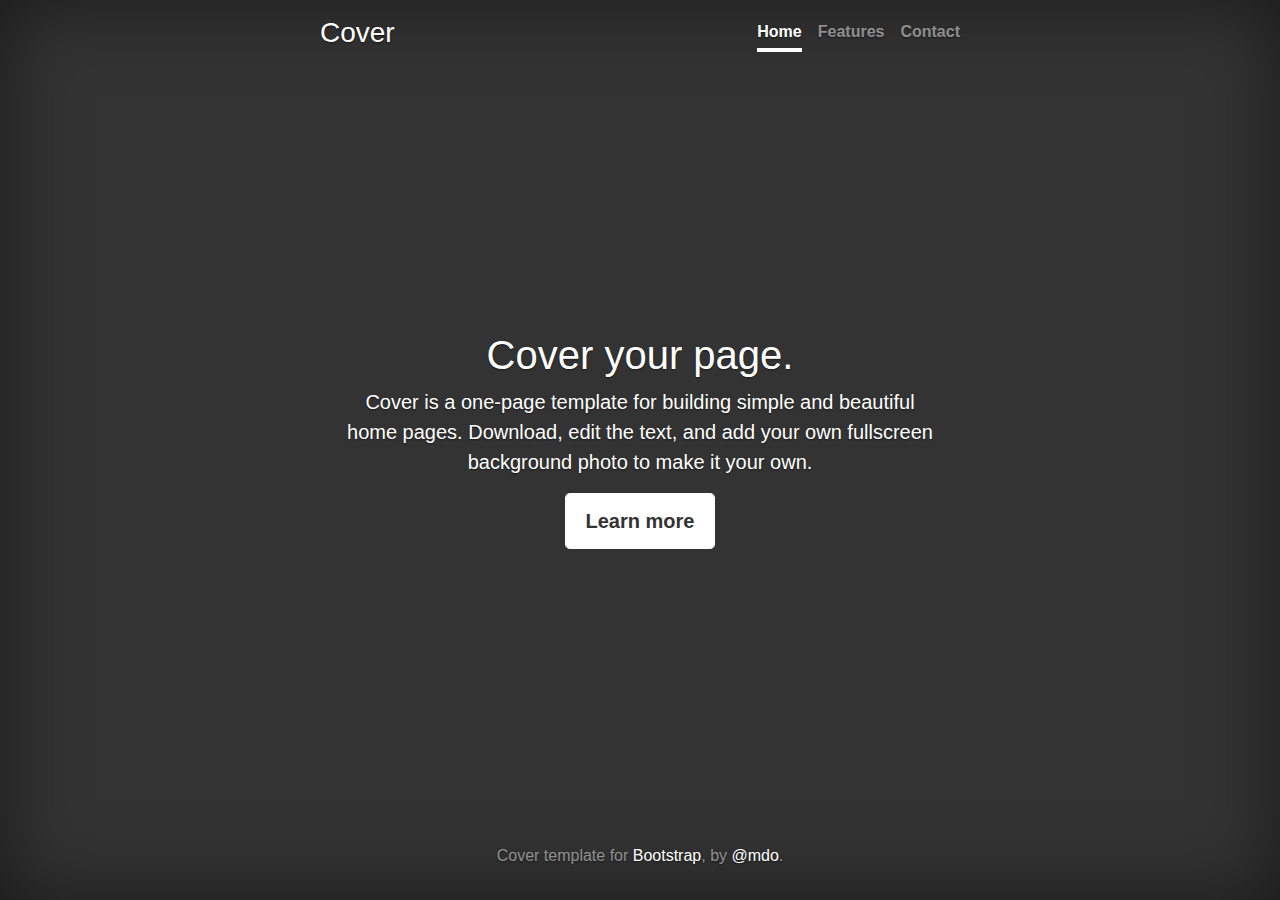
<file: bootstrap/docs/4.0/examples/cover/index.html>
<!doctype html>
<html lang="en">
  <head>
    <meta charset="utf-8">
    <meta name="viewport" content="width=device-width, initial-scale=1, shrink-to-fit=no">
    <meta name="description" content="">
    <meta name="author" content="">
    <link rel="icon" href="../../../../favicon.ico">

    <title>Cover Template for Bootstrap</title>

    <!-- Bootstrap core CSS -->
    <link href="../../../../dist/css/bootstrap.min.css" rel="stylesheet">

    <!-- Custom styles for this template -->
    <link href="cover.css" rel="stylesheet">
  </head>

  <body class="text-center">

    <div class="cover-container d-flex h-100 p-3 mx-auto flex-column">
      <header class="masthead mb-auto">
        <div class="inner">
          <h3 class="masthead-brand">Cover</h3>
          <nav class="nav nav-masthead justify-content-center">
            <a class="nav-link active" href="#">Home</a>
            <a class="nav-link" href="#">Features</a>
            <a class="nav-link" href="#">Contact</a>
          </nav>
        </div>
      </header>

      <main role="main" class="inner cover">
        <h1 class="cover-heading">Cover your page.</h1>
        <p class="lead">Cover is a one-page template for building simple and beautiful home pages. Download, edit the text, and add your own fullscreen background photo to make it your own.</p>
        <p class="lead">
          <a href="#" class="btn btn-lg btn-secondary">Learn more</a>
        </p>
      </main>

      <footer class="mastfoot mt-auto">
        <div class="inner">
          <p>Cover template for <a href="https://getbootstrap.com/">Bootstrap</a>, by <a href="https://twitter.com/mdo">@mdo</a>.</p>
        </div>
      </footer>
    </div>


    <!-- Bootstrap core JavaScript
    ================================================== -->
    <!-- Placed at the end of the document so the pages load faster -->
    <script src="https://code.jquery.com/jquery-3.2.1.slim.min.js" integrity="sha384-KJ3o2DKtIkvYIK3UENzmM7KCkRr/rE9/Qpg6aAZGJwFDMVNA/GpGFF93hXpG5KkN" crossorigin="anonymous"></script>
    <script>window.jQuery || document.write('<script src="../../../../assets/js/vendor/jquery-slim.min.js"><\/script>')</script>
    <script src="../../../../assets/js/vendor/popper.min.js"></script>
    <script src="../../../../dist/js/bootstrap.min.js"></script>
  </body>
</html>
</file>
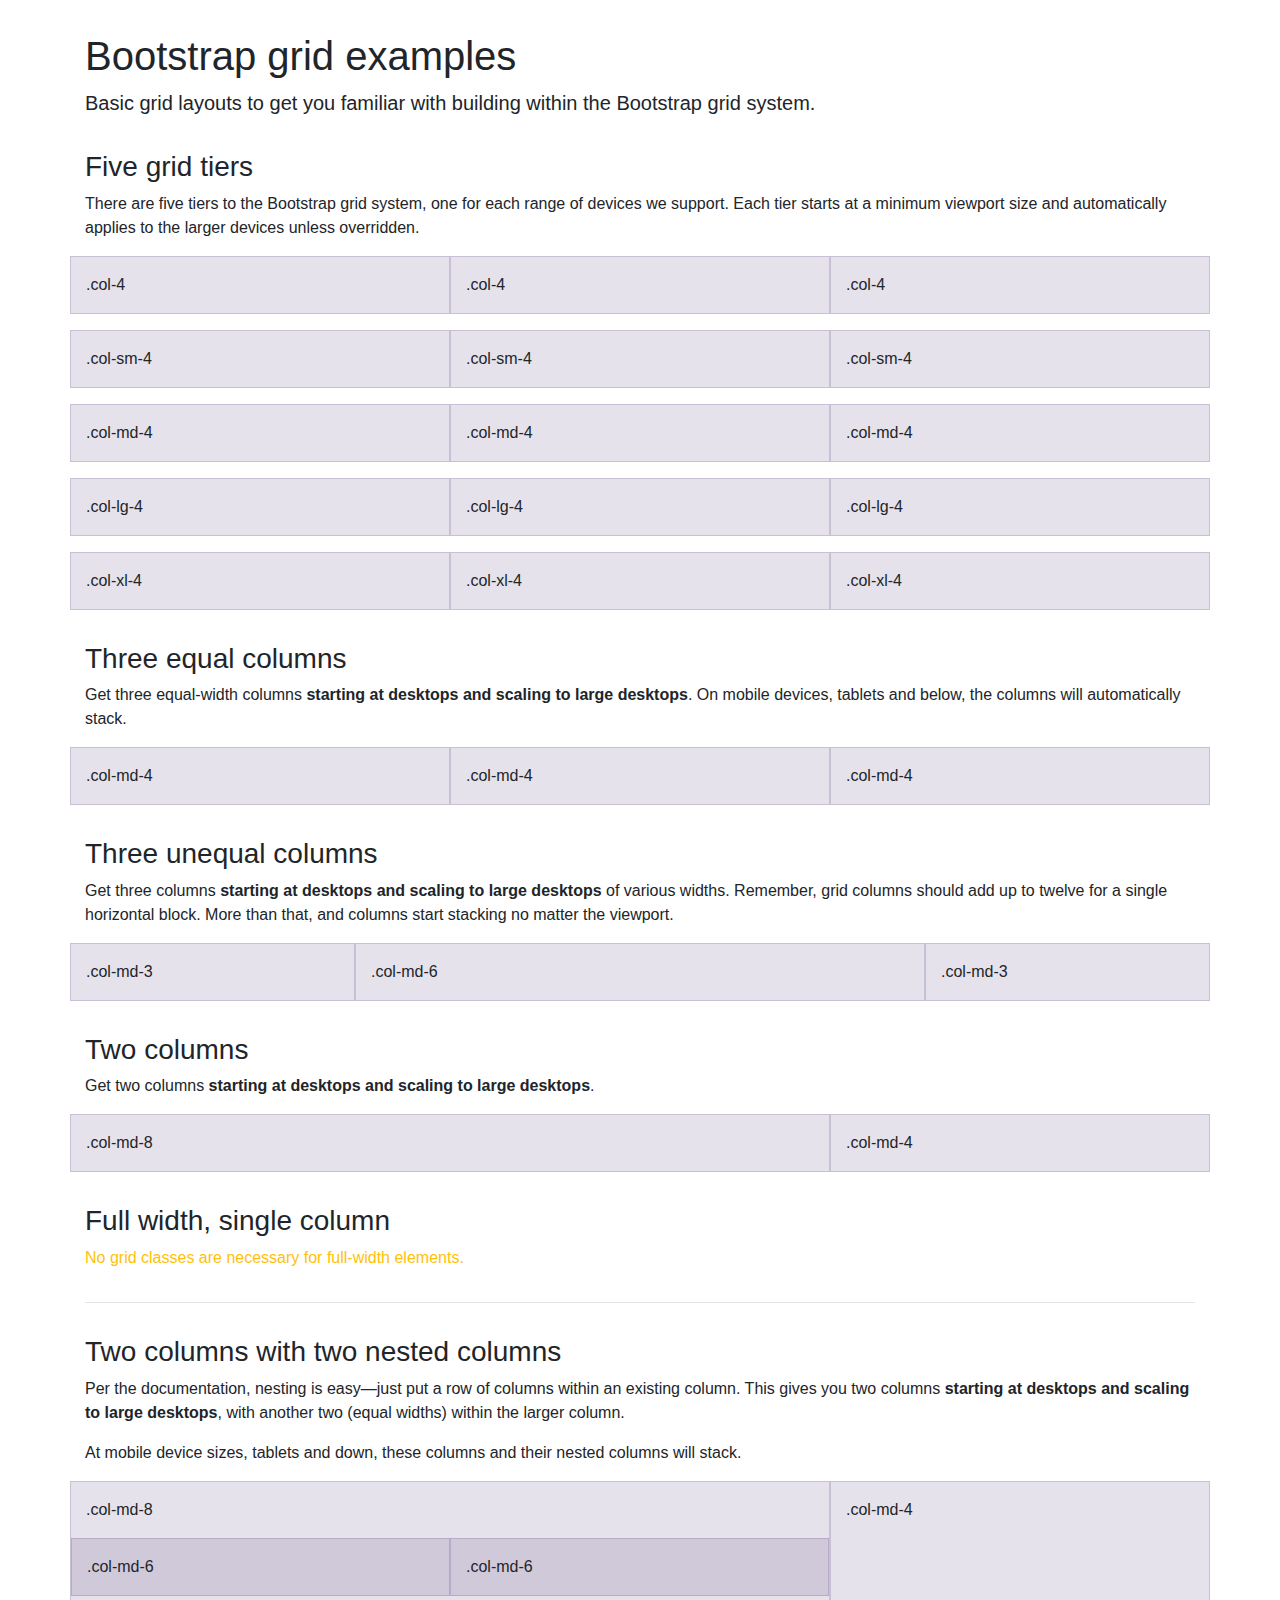
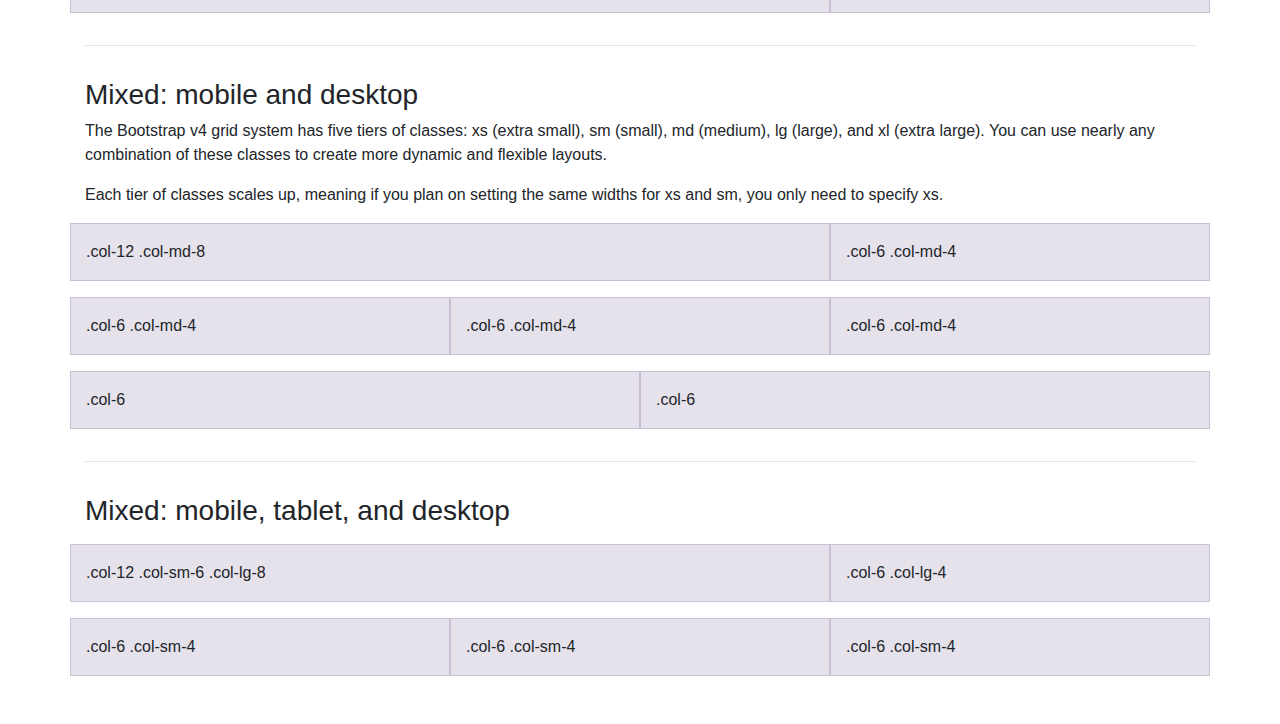
<file: bootstrap/docs/4.0/examples/grid/index.html>
<!doctype html>
<html lang="en">
  <head>
    <meta charset="utf-8">
    <meta name="viewport" content="width=device-width, initial-scale=1, shrink-to-fit=no">
    <meta name="description" content="">
    <meta name="author" content="">
    <link rel="icon" href="../../../../favicon.ico">

    <title>Grid Template for Bootstrap</title>

    <!-- Bootstrap core CSS -->
    <link href="../../../../dist/css/bootstrap.min.css" rel="stylesheet">

    <!-- Custom styles for this template -->
    <link href="grid.css" rel="stylesheet">
  </head>

  <body>
    <div class="container">

      <h1>Bootstrap grid examples</h1>
      <p class="lead">Basic grid layouts to get you familiar with building within the Bootstrap grid system.</p>

      <h3>Five grid tiers</h3>
      <p>There are five tiers to the Bootstrap grid system, one for each range of devices we support. Each tier starts at a minimum viewport size and automatically applies to the larger devices unless overridden.</p>

      <div class="row">
        <div class="col-4">.col-4</div>
        <div class="col-4">.col-4</div>
        <div class="col-4">.col-4</div>
      </div>

      <div class="row">
        <div class="col-sm-4">.col-sm-4</div>
        <div class="col-sm-4">.col-sm-4</div>
        <div class="col-sm-4">.col-sm-4</div>
      </div>

      <div class="row">
        <div class="col-md-4">.col-md-4</div>
        <div class="col-md-4">.col-md-4</div>
        <div class="col-md-4">.col-md-4</div>
      </div>

      <div class="row">
        <div class="col-lg-4">.col-lg-4</div>
        <div class="col-lg-4">.col-lg-4</div>
        <div class="col-lg-4">.col-lg-4</div>
      </div>

      <div class="row">
        <div class="col-xl-4">.col-xl-4</div>
        <div class="col-xl-4">.col-xl-4</div>
        <div class="col-xl-4">.col-xl-4</div>
      </div>

      <h3>Three equal columns</h3>
      <p>Get three equal-width columns <strong>starting at desktops and scaling to large desktops</strong>. On mobile devices, tablets and below, the columns will automatically stack.</p>
      <div class="row">
        <div class="col-md-4">.col-md-4</div>
        <div class="col-md-4">.col-md-4</div>
        <div class="col-md-4">.col-md-4</div>
      </div>

      <h3>Three unequal columns</h3>
      <p>Get three columns <strong>starting at desktops and scaling to large desktops</strong> of various widths. Remember, grid columns should add up to twelve for a single horizontal block. More than that, and columns start stacking no matter the viewport.</p>
      <div class="row">
        <div class="col-md-3">.col-md-3</div>
        <div class="col-md-6">.col-md-6</div>
        <div class="col-md-3">.col-md-3</div>
      </div>

      <h3>Two columns</h3>
      <p>Get two columns <strong>starting at desktops and scaling to large desktops</strong>.</p>
      <div class="row">
        <div class="col-md-8">.col-md-8</div>
        <div class="col-md-4">.col-md-4</div>
      </div>

      <h3>Full width, single column</h3>
      <p class="text-warning">No grid classes are necessary for full-width elements.</p>

      <hr>

      <h3>Two columns with two nested columns</h3>
      <p>Per the documentation, nesting is easy—just put a row of columns within an existing column. This gives you two columns <strong>starting at desktops and scaling to large desktops</strong>, with another two (equal widths) within the larger column.</p>
      <p>At mobile device sizes, tablets and down, these columns and their nested columns will stack.</p>
      <div class="row">
        <div class="col-md-8">
          .col-md-8
          <div class="row">
            <div class="col-md-6">.col-md-6</div>
            <div class="col-md-6">.col-md-6</div>
          </div>
        </div>
        <div class="col-md-4">.col-md-4</div>
      </div>

      <hr>

      <h3>Mixed: mobile and desktop</h3>
      <p>The Bootstrap v4 grid system has five tiers of classes: xs (extra small), sm (small), md (medium), lg (large), and xl (extra large). You can use nearly any combination of these classes to create more dynamic and flexible layouts.</p>
      <p>Each tier of classes scales up, meaning if you plan on setting the same widths for xs and sm, you only need to specify xs.</p>
      <div class="row">
        <div class="col-12 col-md-8">.col-12 .col-md-8</div>
        <div class="col-6 col-md-4">.col-6 .col-md-4</div>
      </div>
      <div class="row">
        <div class="col-6 col-md-4">.col-6 .col-md-4</div>
        <div class="col-6 col-md-4">.col-6 .col-md-4</div>
        <div class="col-6 col-md-4">.col-6 .col-md-4</div>
      </div>
      <div class="row">
        <div class="col-6">.col-6</div>
        <div class="col-6">.col-6</div>
      </div>

      <hr>

      <h3>Mixed: mobile, tablet, and desktop</h3>
      <p></p>
      <div class="row">
        <div class="col-12 col-sm-6 col-lg-8">.col-12 .col-sm-6 .col-lg-8</div>
        <div class="col-6 col-lg-4">.col-6 .col-lg-4</div>
      </div>
      <div class="row">
        <div class="col-6 col-sm-4">.col-6 .col-sm-4</div>
        <div class="col-6 col-sm-4">.col-6 .col-sm-4</div>
        <div class="col-6 col-sm-4">.col-6 .col-sm-4</div>
      </div>

    </div> <!-- /container -->
  </body>
</html>
</file>
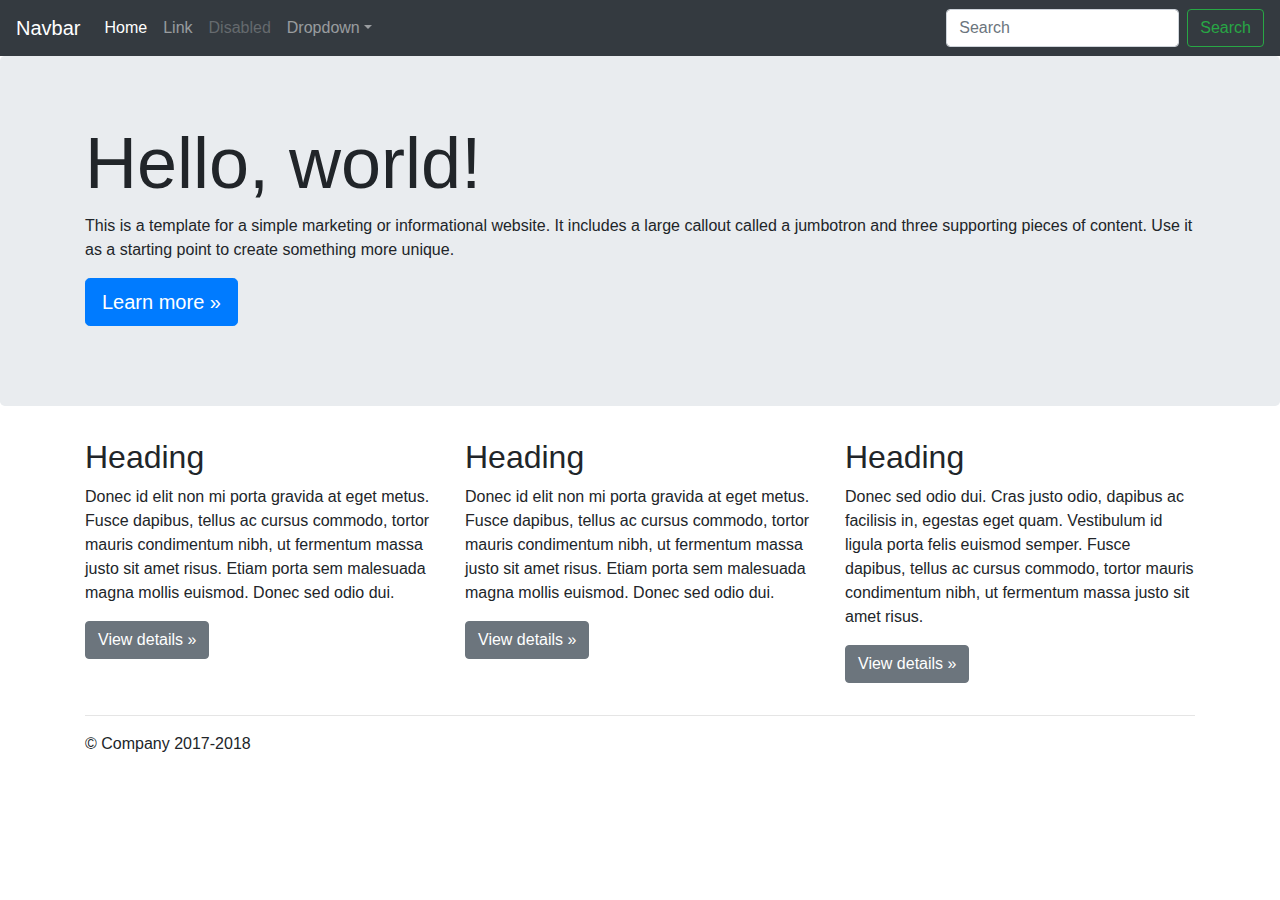
<file: bootstrap/docs/4.0/examples/jumbotron/index.html>
<!doctype html>
<html lang="en">
  <head>
    <meta charset="utf-8">
    <meta name="viewport" content="width=device-width, initial-scale=1, shrink-to-fit=no">
    <meta name="description" content="">
    <meta name="author" content="">
    <link rel="icon" href="../../../../favicon.ico">

    <title>Jumbotron Template for Bootstrap</title>

    <!-- Bootstrap core CSS -->
    <link href="../../../../dist/css/bootstrap.min.css" rel="stylesheet">

    <!-- Custom styles for this template -->
    <link href="jumbotron.css" rel="stylesheet">
  </head>

  <body>

    <nav class="navbar navbar-expand-md navbar-dark fixed-top bg-dark">
      <a class="navbar-brand" href="#">Navbar</a>
      <button class="navbar-toggler" type="button" data-toggle="collapse" data-target="#navbarsExampleDefault" aria-controls="navbarsExampleDefault" aria-expanded="false" aria-label="Toggle navigation">
        <span class="navbar-toggler-icon"></span>
      </button>

      <div class="collapse navbar-collapse" id="navbarsExampleDefault">
        <ul class="navbar-nav mr-auto">
          <li class="nav-item active">
            <a class="nav-link" href="#">Home <span class="sr-only">(current)</span></a>
          </li>
          <li class="nav-item">
            <a class="nav-link" href="#">Link</a>
          </li>
          <li class="nav-item">
            <a class="nav-link disabled" href="#">Disabled</a>
          </li>
          <li class="nav-item dropdown">
            <a class="nav-link dropdown-toggle" href="http://example.com" id="dropdown01" data-toggle="dropdown" aria-haspopup="true" aria-expanded="false">Dropdown</a>
            <div class="dropdown-menu" aria-labelledby="dropdown01">
              <a class="dropdown-item" href="#">Action</a>
              <a class="dropdown-item" href="#">Another action</a>
              <a class="dropdown-item" href="#">Something else here</a>
            </div>
          </li>
        </ul>
        <form class="form-inline my-2 my-lg-0">
          <input class="form-control mr-sm-2" type="text" placeholder="Search" aria-label="Search">
          <button class="btn btn-outline-success my-2 my-sm-0" type="submit">Search</button>
        </form>
      </div>
    </nav>

    <main role="main">

      <!-- Main jumbotron for a primary marketing message or call to action -->
      <div class="jumbotron">
        <div class="container">
          <h1 class="display-3">Hello, world!</h1>
          <p>This is a template for a simple marketing or informational website. It includes a large callout called a jumbotron and three supporting pieces of content. Use it as a starting point to create something more unique.</p>
          <p><a class="btn btn-primary btn-lg" href="#" role="button">Learn more &raquo;</a></p>
        </div>
      </div>

      <div class="container">
        <!-- Example row of columns -->
        <div class="row">
          <div class="col-md-4">
            <h2>Heading</h2>
            <p>Donec id elit non mi porta gravida at eget metus. Fusce dapibus, tellus ac cursus commodo, tortor mauris condimentum nibh, ut fermentum massa justo sit amet risus. Etiam porta sem malesuada magna mollis euismod. Donec sed odio dui. </p>
            <p><a class="btn btn-secondary" href="#" role="button">View details &raquo;</a></p>
          </div>
          <div class="col-md-4">
            <h2>Heading</h2>
            <p>Donec id elit non mi porta gravida at eget metus. Fusce dapibus, tellus ac cursus commodo, tortor mauris condimentum nibh, ut fermentum massa justo sit amet risus. Etiam porta sem malesuada magna mollis euismod. Donec sed odio dui. </p>
            <p><a class="btn btn-secondary" href="#" role="button">View details &raquo;</a></p>
          </div>
          <div class="col-md-4">
            <h2>Heading</h2>
            <p>Donec sed odio dui. Cras justo odio, dapibus ac facilisis in, egestas eget quam. Vestibulum id ligula porta felis euismod semper. Fusce dapibus, tellus ac cursus commodo, tortor mauris condimentum nibh, ut fermentum massa justo sit amet risus.</p>
            <p><a class="btn btn-secondary" href="#" role="button">View details &raquo;</a></p>
          </div>
        </div>

        <hr>

      </div> <!-- /container -->

    </main>

    <footer class="container">
      <p>&copy; Company 2017-2018</p>
    </footer>

    <!-- Bootstrap core JavaScript
    ================================================== -->
    <!-- Placed at the end of the document so the pages load faster -->
    <script src="https://code.jquery.com/jquery-3.2.1.slim.min.js" integrity="sha384-KJ3o2DKtIkvYIK3UENzmM7KCkRr/rE9/Qpg6aAZGJwFDMVNA/GpGFF93hXpG5KkN" crossorigin="anonymous"></script>
    <script>window.jQuery || document.write('<script src="../../../../assets/js/vendor/jquery-slim.min.js"><\/script>')</script>
    <script src="../../../../assets/js/vendor/popper.min.js"></script>
    <script src="../../../../dist/js/bootstrap.min.js"></script>
  </body>
</html>
</file>
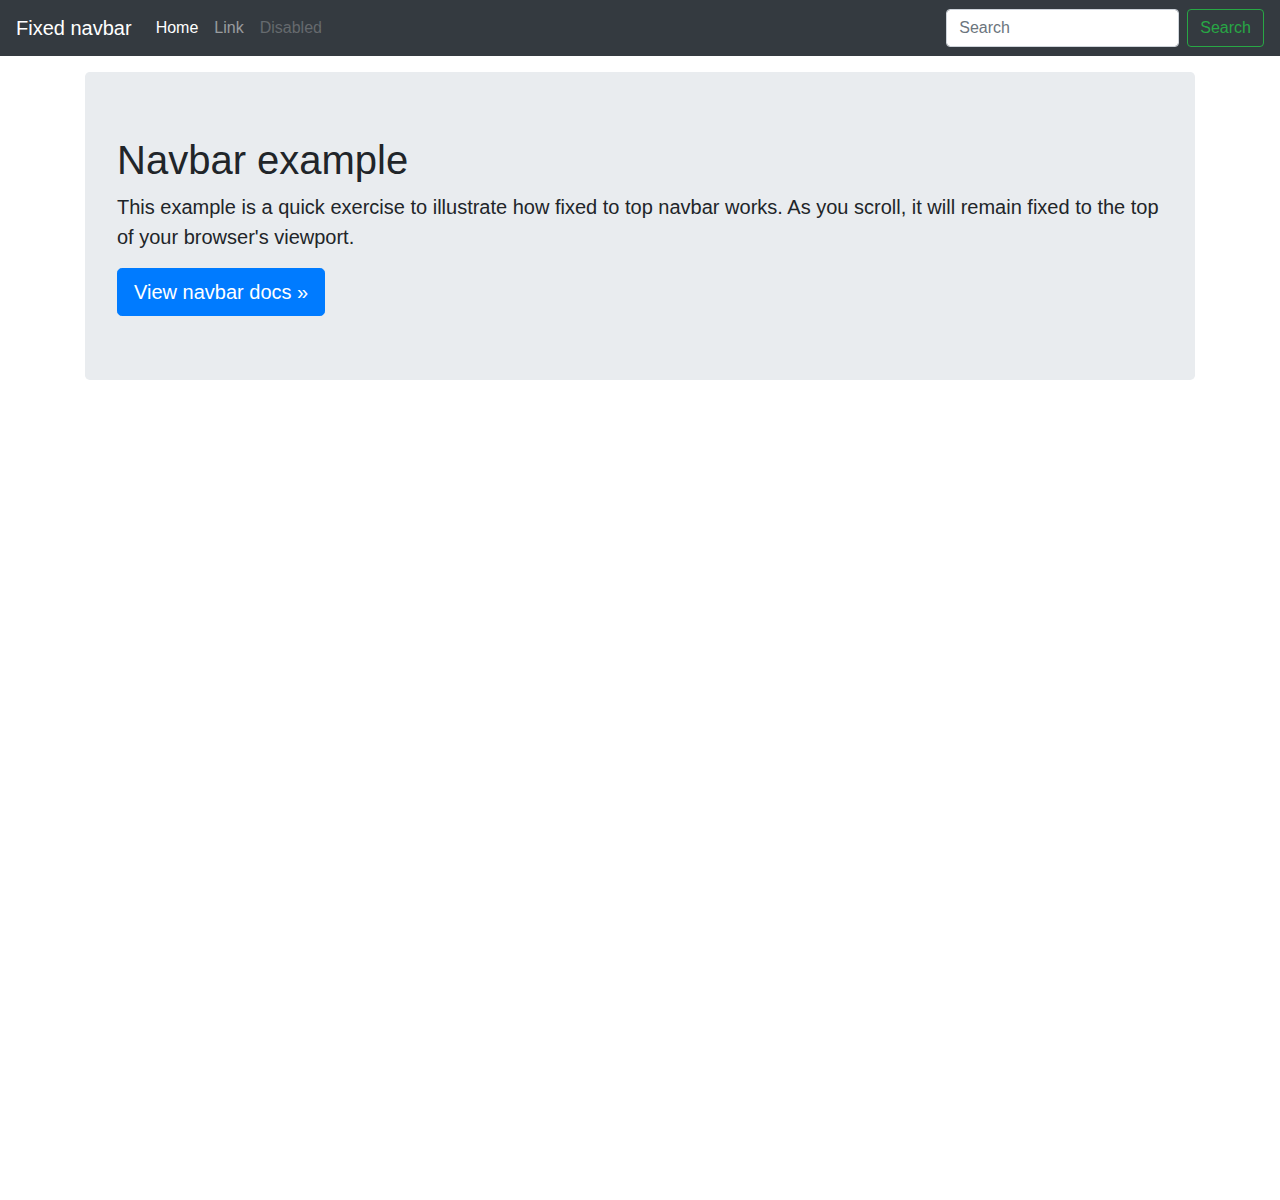
<file: bootstrap/docs/4.0/examples/navbar-fixed/index.html>
<!doctype html>
<html lang="en">
  <head>
    <meta charset="utf-8">
    <meta name="viewport" content="width=device-width, initial-scale=1, shrink-to-fit=no">
    <meta name="description" content="">
    <meta name="author" content="">
    <link rel="icon" href="../../../../favicon.ico">

    <title>Fixed top navbar example for Bootstrap</title>

    <!-- Bootstrap core CSS -->
    <link href="../../../../dist/css/bootstrap.min.css" rel="stylesheet">

    <!-- Custom styles for this template -->
    <link href="navbar-top-fixed.css" rel="stylesheet">
  </head>

  <body>

    <nav class="navbar navbar-expand-md navbar-dark fixed-top bg-dark">
      <a class="navbar-brand" href="#">Fixed navbar</a>
      <button class="navbar-toggler" type="button" data-toggle="collapse" data-target="#navbarCollapse" aria-controls="navbarCollapse" aria-expanded="false" aria-label="Toggle navigation">
        <span class="navbar-toggler-icon"></span>
      </button>
      <div class="collapse navbar-collapse" id="navbarCollapse">
        <ul class="navbar-nav mr-auto">
          <li class="nav-item active">
            <a class="nav-link" href="#">Home <span class="sr-only">(current)</span></a>
          </li>
          <li class="nav-item">
            <a class="nav-link" href="#">Link</a>
          </li>
          <li class="nav-item">
            <a class="nav-link disabled" href="#">Disabled</a>
          </li>
        </ul>
        <form class="form-inline mt-2 mt-md-0">
          <input class="form-control mr-sm-2" type="text" placeholder="Search" aria-label="Search">
          <button class="btn btn-outline-success my-2 my-sm-0" type="submit">Search</button>
        </form>
      </div>
    </nav>

    <main role="main" class="container">
      <div class="jumbotron">
        <h1>Navbar example</h1>
        <p class="lead">This example is a quick exercise to illustrate how fixed to top navbar works. As you scroll, it will remain fixed to the top of your browser's viewport.</p>
        <a class="btn btn-lg btn-primary" href="../../components/navbar/" role="button">View navbar docs &raquo;</a>
      </div>
    </main>

    <!-- Bootstrap core JavaScript
    ================================================== -->
    <!-- Placed at the end of the document so the pages load faster -->
    <script src="https://code.jquery.com/jquery-3.2.1.slim.min.js" integrity="sha384-KJ3o2DKtIkvYIK3UENzmM7KCkRr/rE9/Qpg6aAZGJwFDMVNA/GpGFF93hXpG5KkN" crossorigin="anonymous"></script>
    <script>window.jQuery || document.write('<script src="../../../../assets/js/vendor/jquery-slim.min.js"><\/script>')</script>
    <script src="../../../../assets/js/vendor/popper.min.js"></script>
    <script src="../../../../dist/js/bootstrap.min.js"></script>
  </body>
</html>
</file>
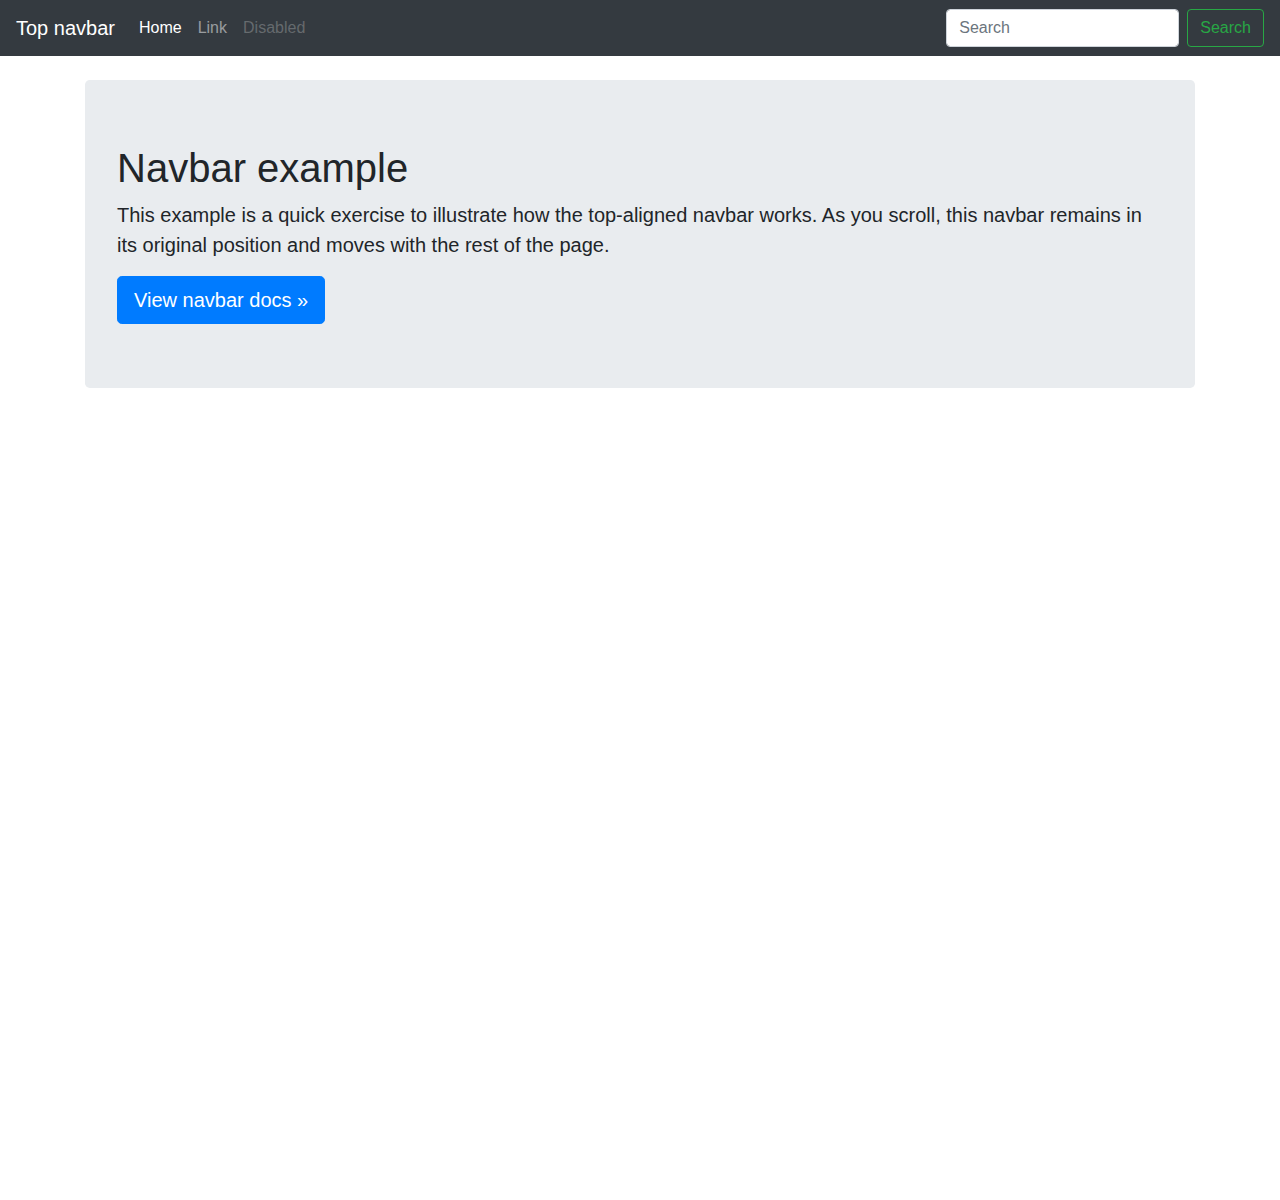
<file: bootstrap/docs/4.0/examples/navbar-static/index.html>
<!doctype html>
<html lang="en">
  <head>
    <meta charset="utf-8">
    <meta name="viewport" content="width=device-width, initial-scale=1, shrink-to-fit=no">
    <meta name="description" content="">
    <meta name="author" content="">
    <link rel="icon" href="../../../../favicon.ico">

    <title>Top navbar example for Bootstrap</title>

    <!-- Bootstrap core CSS -->
    <link href="../../../../dist/css/bootstrap.min.css" rel="stylesheet">

    <!-- Custom styles for this template -->
    <link href="navbar-top.css" rel="stylesheet">
  </head>

  <body>

    <nav class="navbar navbar-expand-md navbar-dark bg-dark mb-4">
      <a class="navbar-brand" href="#">Top navbar</a>
      <button class="navbar-toggler" type="button" data-toggle="collapse" data-target="#navbarCollapse" aria-controls="navbarCollapse" aria-expanded="false" aria-label="Toggle navigation">
        <span class="navbar-toggler-icon"></span>
      </button>
      <div class="collapse navbar-collapse" id="navbarCollapse">
        <ul class="navbar-nav mr-auto">
          <li class="nav-item active">
            <a class="nav-link" href="#">Home <span class="sr-only">(current)</span></a>
          </li>
          <li class="nav-item">
            <a class="nav-link" href="#">Link</a>
          </li>
          <li class="nav-item">
            <a class="nav-link disabled" href="#">Disabled</a>
          </li>
        </ul>
        <form class="form-inline mt-2 mt-md-0">
          <input class="form-control mr-sm-2" type="text" placeholder="Search" aria-label="Search">
          <button class="btn btn-outline-success my-2 my-sm-0" type="submit">Search</button>
        </form>
      </div>
    </nav>

    <main role="main" class="container">
      <div class="jumbotron">
        <h1>Navbar example</h1>
        <p class="lead">This example is a quick exercise to illustrate how the top-aligned navbar works. As you scroll, this navbar remains in its original position and moves with the rest of the page.</p>
        <a class="btn btn-lg btn-primary" href="../../components/navbar/" role="button">View navbar docs &raquo;</a>
      </div>
    </main>

    <!-- Bootstrap core JavaScript
    ================================================== -->
    <!-- Placed at the end of the document so the pages load faster -->
    <script src="https://code.jquery.com/jquery-3.2.1.slim.min.js" integrity="sha384-KJ3o2DKtIkvYIK3UENzmM7KCkRr/rE9/Qpg6aAZGJwFDMVNA/GpGFF93hXpG5KkN" crossorigin="anonymous"></script>
    <script>window.jQuery || document.write('<script src="../../../../assets/js/vendor/jquery-slim.min.js"><\/script>')</script>
    <script src="../../../../assets/js/vendor/popper.min.js"></script>
    <script src="../../../../dist/js/bootstrap.min.js"></script>
  </body>
</html>
</file>
<file: bootstrap/docs/4.0/examples/album/album.css>
:root {
  --jumbotron-padding-y: 3rem;
}

.jumbotron {
  padding-top: var(--jumbotron-padding-y);
  padding-bottom: var(--jumbotron-padding-y);
  margin-bottom: 0;
  background-color: #fff;
}
@media (min-width: 768px) {
  .jumbotron {
    padding-top: calc(var(--jumbotron-padding-y) * 2);
    padding-bottom: calc(var(--jumbotron-padding-y) * 2);
  }
}

.jumbotron p:last-child {
  margin-bottom: 0;
}

.jumbotron-heading {
  font-weight: 300;
}

.jumbotron .container {
  max-width: 40rem;
}

footer {
  padding-top: 3rem;
  padding-bottom: 3rem;
}

footer p {
  margin-bottom: .25rem;
}

.box-shadow { box-shadow: 0 .25rem .75rem rgba(0, 0, 0, .05); }
</file>
<file: bootstrap/docs/4.0/examples/blog/blog.css>
/* stylelint-disable selector-list-comma-newline-after */

.blog-header {
  line-height: 1;
  border-bottom: 1px solid #e5e5e5;
}

.blog-header-logo {
  font-family: "Playfair Display", Georgia, "Times New Roman", serif;
  font-size: 2.25rem;
}

.blog-header-logo:hover {
  text-decoration: none;
}

h1, h2, h3, h4, h5, h6 {
  font-family: "Playfair Display", Georgia, "Times New Roman", serif;
}

.display-4 {
  font-size: 2.5rem;
}
@media (min-width: 768px) {
  .display-4 {
    font-size: 3rem;
  }
}

.nav-scroller {
  position: relative;
  z-index: 2;
  height: 2.75rem;
  overflow-y: hidden;
}

.nav-scroller .nav {
  display: -webkit-box;
  display: -ms-flexbox;
  display: flex;
  -ms-flex-wrap: nowrap;
  flex-wrap: nowrap;
  padding-bottom: 1rem;
  margin-top: -1px;
  overflow-x: auto;
  text-align: center;
  white-space: nowrap;
  -webkit-overflow-scrolling: touch;
}

.nav-scroller .nav-link {
  padding-top: .75rem;
  padding-bottom: .75rem;
  font-size: .875rem;
}

.card-img-right {
  height: 100%;
  border-radius: 0 3px 3px 0;
}

.flex-auto {
  -ms-flex: 0 0 auto;
  -webkit-box-flex: 0;
  flex: 0 0 auto;
}

.h-250 { height: 250px; }
@media (min-width: 768px) {
  .h-md-250 { height: 250px; }
}

.border-top { border-top: 1px solid #e5e5e5; }
.border-bottom { border-bottom: 1px solid #e5e5e5; }

.box-shadow { box-shadow: 0 .25rem .75rem rgba(0, 0, 0, .05); }

/*
 * Blog name and description
 */
.blog-title {
  margin-bottom: 0;
  font-size: 2rem;
  font-weight: 400;
}
.blog-description {
  font-size: 1.1rem;
  color: #999;
}

@media (min-width: 40em) {
  .blog-title {
    font-size: 3.5rem;
  }
}

/* Pagination */
.blog-pagination {
  margin-bottom: 4rem;
}
.blog-pagination > .btn {
  border-radius: 2rem;
}

/*
 * Blog posts
 */
.blog-post {
  margin-bottom: 4rem;
}
.blog-post-title {
  margin-bottom: .25rem;
  font-size: 2.5rem;
}
.blog-post-meta {
  margin-bottom: 1.25rem;
  color: #999;
}

/*
 * Footer
 */
.blog-footer {
  padding: 2.5rem 0;
  color: #999;
  text-align: center;
  background-color: #f9f9f9;
  border-top: .05rem solid #e5e5e5;
}
.blog-footer p:last-child {
  margin-bottom: 0;
}
</file>
<file: bootstrap/docs/4.0/examples/carousel/carousel.css>
/* GLOBAL STYLES
-------------------------------------------------- */
/* Padding below the footer and lighter body text */

body {
  padding-top: 3rem;
  padding-bottom: 3rem;
  color: #5a5a5a;
}


/* CUSTOMIZE THE CAROUSEL
-------------------------------------------------- */

/* Carousel base class */
.carousel {
  margin-bottom: 4rem;
}
/* Since positioning the image, we need to help out the caption */
.carousel-caption {
  bottom: 3rem;
  z-index: 10;
}

/* Declare heights because of positioning of img element */
.carousel-item {
  height: 32rem;
  background-color: #777;
}
.carousel-item > img {
  position: absolute;
  top: 0;
  left: 0;
  min-width: 100%;
  height: 32rem;
}


/* MARKETING CONTENT
-------------------------------------------------- */

/* Center align the text within the three columns below the carousel */
.marketing .col-lg-4 {
  margin-bottom: 1.5rem;
  text-align: center;
}
.marketing h2 {
  font-weight: 400;
}
.marketing .col-lg-4 p {
  margin-right: .75rem;
  margin-left: .75rem;
}


/* Featurettes
------------------------- */

.featurette-divider {
  margin: 5rem 0; /* Space out the Bootstrap <hr> more */
}

/* Thin out the marketing headings */
.featurette-heading {
  font-weight: 300;
  line-height: 1;
  letter-spacing: -.05rem;
}


/* RESPONSIVE CSS
-------------------------------------------------- */

@media (min-width: 40em) {
  /* Bump up size of carousel content */
  .carousel-caption p {
    margin-bottom: 1.25rem;
    font-size: 1.25rem;
    line-height: 1.4;
  }

  .featurette-heading {
    font-size: 50px;
  }
}

@media (min-width: 62em) {
  .featurette-heading {
    margin-top: 7rem;
  }
}
</file>
<file: bootstrap/docs/4.0/examples/cover/cover.css>
/*
 * Globals
 */

/* Links */
a,
a:focus,
a:hover {
  color: #fff;
}

/* Custom default button */
.btn-secondary,
.btn-secondary:hover,
.btn-secondary:focus {
  color: #333;
  text-shadow: none; /* Prevent inheritance from `body` */
  background-color: #fff;
  border: .05rem solid #fff;
}


/*
 * Base structure
 */

html,
body {
  height: 100%;
  background-color: #333;
}

body {
  display: -ms-flexbox;
  display: -webkit-box;
  display: flex;
  -ms-flex-pack: center;
  -webkit-box-pack: center;
  justify-content: center;
  color: #fff;
  text-shadow: 0 .05rem .1rem rgba(0, 0, 0, .5);
  box-shadow: inset 0 0 5rem rgba(0, 0, 0, .5);
}

.cover-container {
  max-width: 42em;
}


/*
 * Header
 */
.masthead {
  margin-bottom: 2rem;
}

.masthead-brand {
  margin-bottom: 0;
}

.nav-masthead .nav-link {
  padding: .25rem 0;
  font-weight: 700;
  color: rgba(255, 255, 255, .5);
  background-color: transparent;
  border-bottom: .25rem solid transparent;
}

.nav-masthead .nav-link:hover,
.nav-masthead .nav-link:focus {
  border-bottom-color: rgba(255, 255, 255, .25);
}

.nav-masthead .nav-link + .nav-link {
  margin-left: 1rem;
}

.nav-masthead .active {
  color: #fff;
  border-bottom-color: #fff;
}

@media (min-width: 48em) {
  .masthead-brand {
    float: left;
  }
  .nav-masthead {
    float: right;
  }
}


/*
 * Cover
 */
.cover {
  padding: 0 1.5rem;
}
.cover .btn-lg {
  padding: .75rem 1.25rem;
  font-weight: 700;
}


/*
 * Footer
 */
.mastfoot {
  color: rgba(255, 255, 255, .5);
}
</file>
<file: bootstrap/docs/4.0/examples/grid/grid.css>
body {
  padding-top: 2rem;
  padding-bottom: 2rem;
}

h3 {
  margin-top: 2rem;
}

.row {
  margin-bottom: 1rem;
}
.row .row {
  margin-top: 1rem;
  margin-bottom: 0;
}
[class*="col-"] {
  padding-top: 1rem;
  padding-bottom: 1rem;
  background-color: rgba(86, 61, 124, .15);
  border: 1px solid rgba(86, 61, 124, .2);
}

hr {
  margin-top: 2rem;
  margin-bottom: 2rem;
}
</file>
<file: bootstrap/docs/4.0/examples/jumbotron/jumbotron.css>
/* Move down content because we have a fixed navbar that is 3.5rem tall */
body {
  padding-top: 3.5rem;
}
</file>
<file: bootstrap/docs/4.0/examples/navbar-fixed/navbar-top-fixed.css>
/* Show it is fixed to the top */
body {
  min-height: 75rem;
  padding-top: 4.5rem;
}
</file>
<file: bootstrap/docs/4.0/examples/navbar-static/navbar-top.css>
/* Show it's not fixed to the top */
body {
  min-height: 75rem;
}
</file>
<file: bootstrap/js/tests/vendor/qunit.css>
/*!
 * QUnit 2.4.1
 * https://qunitjs.com/
 *
 * Copyright jQuery Foundation and other contributors
 * Released under the MIT license
 * https://jquery.org/license
 *
 * Date: 2017-10-22T05:12Z
 */

/** Font Family and Sizes */

#qunit-tests, #qunit-header, #qunit-banner, #qunit-testrunner-toolbar, #qunit-filteredTest, #qunit-userAgent, #qunit-testresult {
	font-family: "Helvetica Neue Light", "HelveticaNeue-Light", "Helvetica Neue", Calibri, Helvetica, Arial, sans-serif;
}

#qunit-testrunner-toolbar, #qunit-filteredTest, #qunit-userAgent, #qunit-testresult, #qunit-tests li { font-size: small; }
#qunit-tests { font-size: smaller; }


/** Resets */

#qunit-tests, #qunit-header, #qunit-banner, #qunit-filteredTest, #qunit-userAgent, #qunit-testresult, #qunit-modulefilter {
	margin: 0;
	padding: 0;
}


/** Header (excluding toolbar) */

#qunit-header {
	padding: 0.5em 0 0.5em 1em;

	color: #8699A4;
	background-color: #0D3349;

	font-size: 1.5em;
	line-height: 1em;
	font-weight: 400;

	border-radius: 5px 5px 0 0;
}

#qunit-header a {
	text-decoration: none;
	color: #C2CCD1;
}

#qunit-header a:hover,
#qunit-header a:focus {
	color: #FFF;
}

#qunit-banner {
	height: 5px;
}

#qunit-filteredTest {
	padding: 0.5em 1em 0.5em 1em;
	color: #366097;
	background-color: #F4FF77;
}

#qunit-userAgent {
	padding: 0.5em 1em 0.5em 1em;
	color: #FFF;
	background-color: #2B81AF;
	text-shadow: rgba(0, 0, 0, 0.5) 2px 2px 1px;
}


/** Toolbar */

#qunit-testrunner-toolbar {
	padding: 0.5em 1em 0.5em 1em;
	color: #5E740B;
	background-color: #EEE;
}

#qunit-testrunner-toolbar .clearfix {
	height: 0;
	clear: both;
}

#qunit-testrunner-toolbar label {
	display: inline-block;
}

#qunit-testrunner-toolbar input[type=checkbox],
#qunit-testrunner-toolbar input[type=radio] {
	margin: 3px;
	vertical-align: -2px;
}

#qunit-testrunner-toolbar input[type=text] {
	box-sizing: border-box;
	height: 1.6em;
}

.qunit-url-config,
.qunit-filter,
#qunit-modulefilter {
	display: inline-block;
	line-height: 2.1em;
}

.qunit-filter,
#qunit-modulefilter {
	float: right;
	position: relative;
	margin-left: 1em;
}

.qunit-url-config label {
	margin-right: 0.5em;
}

#qunit-modulefilter-search {
	box-sizing: border-box;
	width: 400px;
}

#qunit-modulefilter-search-container:after {
	position: absolute;
	right: 0.3em;
	content: "\25bc";
	color: black;
}

#qunit-modulefilter-dropdown {
	/* align with #qunit-modulefilter-search */
	box-sizing: border-box;
	width: 400px;
	position: absolute;
	right: 0;
	top: 50%;
	margin-top: 0.8em;

	border: 1px solid #D3D3D3;
	border-top: none;
	border-radius: 0 0 .25em .25em;
	color: #000;
	background-color: #F5F5F5;
	z-index: 99;
}

#qunit-modulefilter-dropdown a {
	color: inherit;
	text-decoration: none;
}

#qunit-modulefilter-dropdown .clickable.checked {
	font-weight: bold;
	color: #000;
	background-color: #D2E0E6;
}

#qunit-modulefilter-dropdown .clickable:hover {
	color: #FFF;
	background-color: #0D3349;
}

#qunit-modulefilter-actions {
	display: block;
	overflow: auto;

	/* align with #qunit-modulefilter-dropdown-list */
	font: smaller/1.5em sans-serif;
}

#qunit-modulefilter-dropdown #qunit-modulefilter-actions > * {
	box-sizing: border-box;
	max-height: 2.8em;
	display: block;
	padding: 0.4em;
}

#qunit-modulefilter-dropdown #qunit-modulefilter-actions > button {
	float: right;
	font: inherit;
}

#qunit-modulefilter-dropdown #qunit-modulefilter-actions > :last-child {
	/* insert padding to align with checkbox margins */
	padding-left: 3px;
}

#qunit-modulefilter-dropdown-list {
	max-height: 200px;
	overflow-y: auto;
	margin: 0;
	border-top: 2px groove threedhighlight;
	padding: 0.4em 0 0;
	font: smaller/1.5em sans-serif;
}

#qunit-modulefilter-dropdown-list li {
	white-space: nowrap;
	overflow: hidden;
	text-overflow: ellipsis;
}

#qunit-modulefilter-dropdown-list .clickable {
	display: block;
	padding-left: 0.15em;
}


/** Tests: Pass/Fail */

#qunit-tests {
	list-style-position: inside;
}

#qunit-tests li {
	padding: 0.4em 1em 0.4em 1em;
	border-bottom: 1px solid #FFF;
	list-style-position: inside;
}

#qunit-tests > li {
	display: none;
}

#qunit-tests li.running,
#qunit-tests li.pass,
#qunit-tests li.fail,
#qunit-tests li.skipped,
#qunit-tests li.aborted {
	display: list-item;
}

#qunit-tests.hidepass {
	position: relative;
}

#qunit-tests.hidepass li.running,
#qunit-tests.hidepass li.pass:not(.todo) {
	visibility: hidden;
	position: absolute;
	width:   0;
	height:  0;
	padding: 0;
	border:  0;
	margin:  0;
}

#qunit-tests li strong {
	cursor: pointer;
}

#qunit-tests li.skipped strong {
	cursor: default;
}

#qunit-tests li a {
	padding: 0.5em;
	color: #C2CCD1;
	text-decoration: none;
}

#qunit-tests li p a {
	padding: 0.25em;
	color: #6B6464;
}
#qunit-tests li a:hover,
#qunit-tests li a:focus {
	color: #000;
}

#qunit-tests li .runtime {
	float: right;
	font-size: smaller;
}

.qunit-assert-list {
	margin-top: 0.5em;
	padding: 0.5em;

	background-color: #FFF;

	border-radius: 5px;
}

.qunit-source {
	margin: 0.6em 0 0.3em;
}

.qunit-collapsed {
	display: none;
}

#qunit-tests table {
	border-collapse: collapse;
	margin-top: 0.2em;
}

#qunit-tests th {
	text-align: right;
	vertical-align: top;
	padding: 0 0.5em 0 0;
}

#qunit-tests td {
	vertical-align: top;
}

#qunit-tests pre {
	margin: 0;
	white-space: pre-wrap;
	word-wrap: break-word;
}

#qunit-tests del {
	color: #374E0C;
	background-color: #E0F2BE;
	text-decoration: none;
}

#qunit-tests ins {
	color: #500;
	background-color: #FFCACA;
	text-decoration: none;
}

/*** Test Counts */

#qunit-tests b.counts                       { color: #000; }
#qunit-tests b.passed                       { color: #5E740B; }
#qunit-tests b.failed                       { color: #710909; }

#qunit-tests li li {
	padding: 5px;
	background-color: #FFF;
	border-bottom: none;
	list-style-position: inside;
}

/*** Passing Styles */

#qunit-tests li li.pass {
	color: #3C510C;
	background-color: #FFF;
	border-left: 10px solid #C6E746;
}

#qunit-tests .pass                          { color: #528CE0; background-color: #D2E0E6; }
#qunit-tests .pass .test-name               { color: #366097; }

#qunit-tests .pass .test-actual,
#qunit-tests .pass .test-expected           { color: #999; }

#qunit-banner.qunit-pass                    { background-color: #C6E746; }

/*** Failing Styles */

#qunit-tests li li.fail {
	color: #710909;
	background-color: #FFF;
	border-left: 10px solid #EE5757;
	white-space: pre;
}

#qunit-tests > li:last-child {
	border-radius: 0 0 5px 5px;
}

#qunit-tests .fail                          { color: #000; background-color: #EE5757; }
#qunit-tests .fail .test-name,
#qunit-tests .fail .module-name             { color: #000; }

#qunit-tests .fail .test-actual             { color: #EE5757; }
#qunit-tests .fail .test-expected           { color: #008000; }

#qunit-banner.qunit-fail                    { background-color: #EE5757; }


/*** Aborted tests */
#qunit-tests .aborted { color: #000; background-color: orange; }
/*** Skipped tests */

#qunit-tests .skipped {
	background-color: #EBECE9;
}

#qunit-tests .qunit-todo-label,
#qunit-tests .qunit-skipped-label {
	background-color: #F4FF77;
	display: inline-block;
	font-style: normal;
	color: #366097;
	line-height: 1.8em;
	padding: 0 0.5em;
	margin: -0.4em 0.4em -0.4em 0;
}

#qunit-tests .qunit-todo-label {
	background-color: #EEE;
}

/** Result */

#qunit-testresult {
	color: #2B81AF;
	background-color: #D2E0E6;

	border-bottom: 1px solid #FFF;
}
#qunit-testresult .clearfix {
	height: 0;
	clear: both;
}
#qunit-testresult .module-name {
	font-weight: 700;
}
#qunit-testresult-display {
	padding: 0.5em 1em 0.5em 1em;
	width: 85%;
	float:left;
}
#qunit-testresult-controls {
	padding: 0.5em 1em 0.5em 1em;
  width: 10%;
	float:left;
}

/** Fixture */

#qunit-fixture {
	position: absolute;
	top: -10000px;
	left: -10000px;
	width: 1000px;
	height: 1000px;
}
</file>
